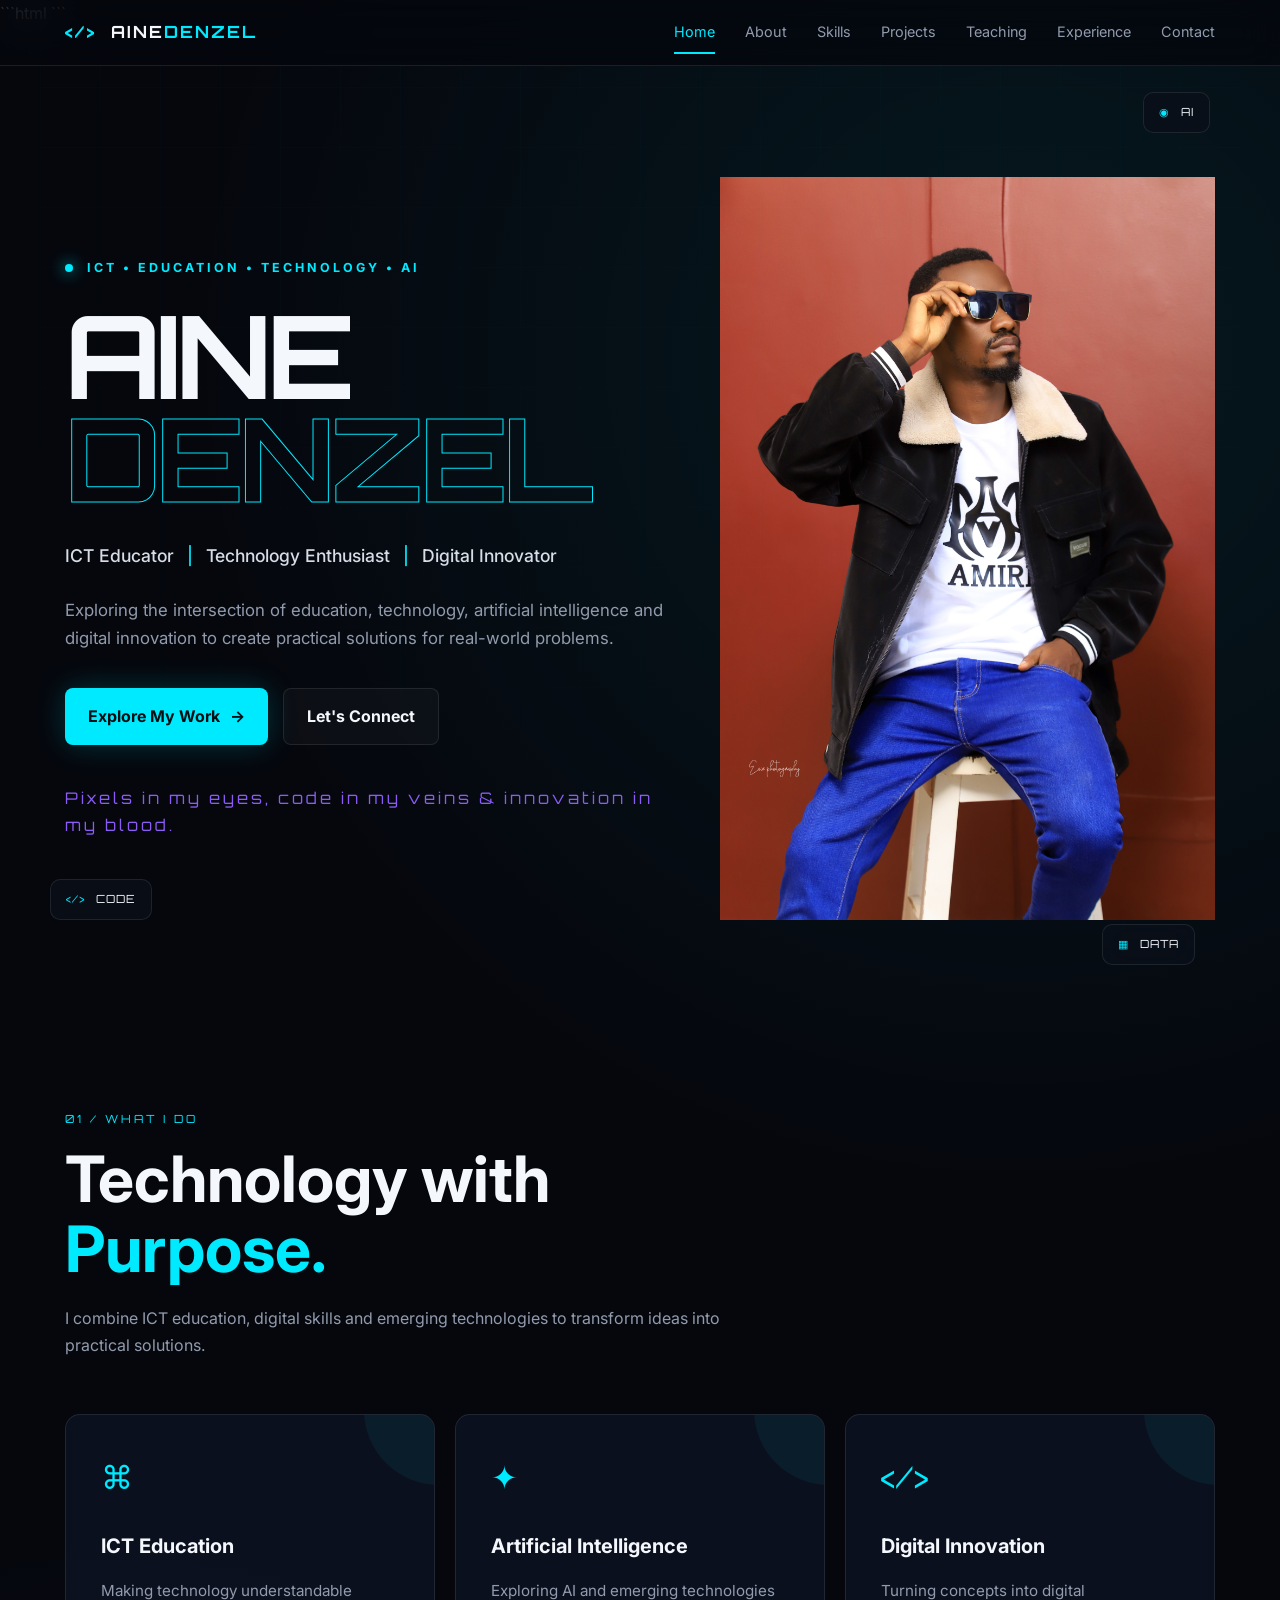
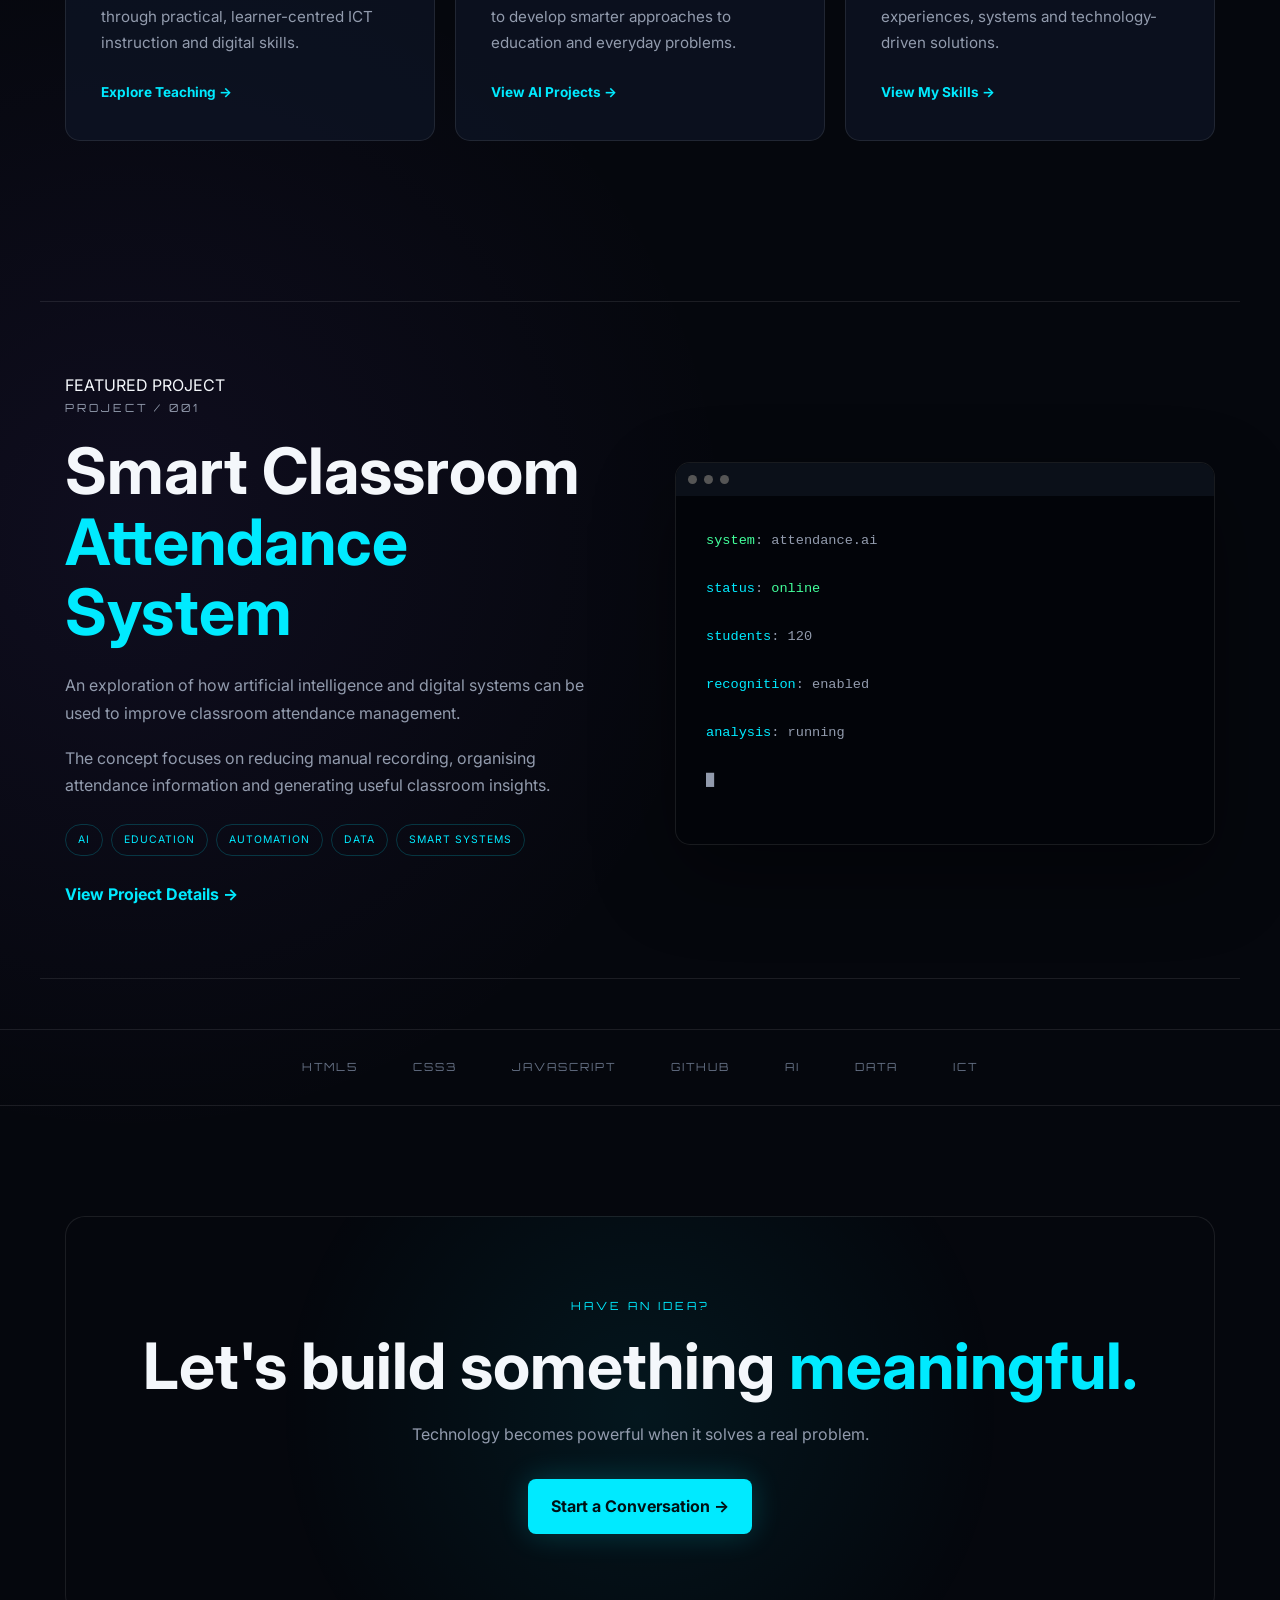
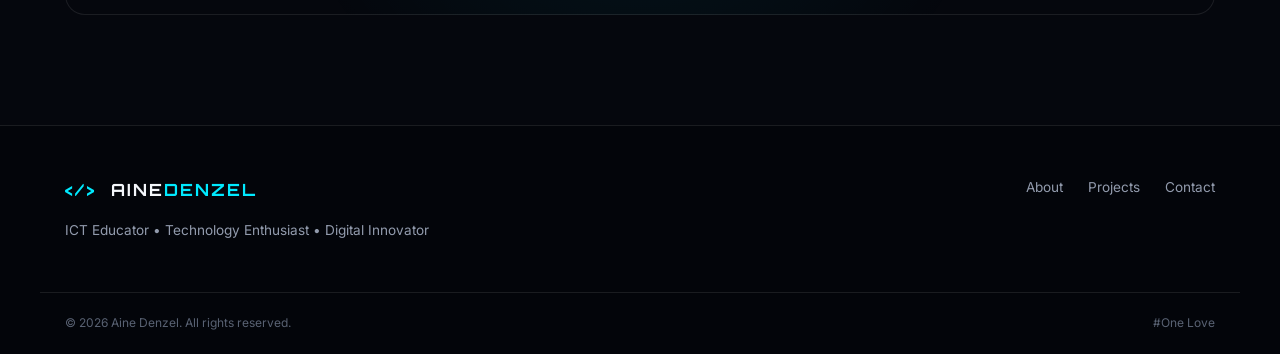
<file: index.html>
<!DOCTYPE html>
<html lang="en">
```html
<head>
    <meta charset="UTF-8">
    <meta name="viewport" content="width=device-width, initial-scale=1.0">
<meta name="google-site-verification" content="mdgf6IaOsTmP7ObEH14UFGZpN8cLnbpBlWkQYGbdBws" />
    <title>Aine Denzel | ICT Educator & Digital Innovator</title>

    <meta name="description"
          content="Aine Denzel — ICT Educator, Technology Enthusiast and Digital Innovator exploring education, technology, artificial intelligence and digital innovation.">

    <meta name="author" content="Aine Denzel">

    <meta name="keywords"
          content="Aine Denzel, Aine Denzel Uganda, ICT Educator, ICT Teacher, Technology Enthusiast, Digital Innovator, Artificial Intelligence, ICT Education, Uganda">

    <!-- Search engines -->
    <meta name="robots" content="index, follow">

    <!-- Open Graph / Social Sharing -->
    <meta property="og:title"
          content="Aine Denzel | ICT Educator & Digital Innovator">

    <meta property="og:description"
          content="ICT Educator, Technology Enthusiast and Digital Innovator exploring education, technology, AI and digital innovation.">

    <meta property="og:type" content="website">

    <meta property="og:url"
          content="https://aine-denzel.github.io/">

    <meta property="og:image"
          content="https://aine-denzel.github.io/images/profile.jpg">

    <!-- Person / Social Profile Identity -->
  <script type="application/ld+json">
{
  "@context": "https://schema.org",
  "@type": "Person",
  "name": "Aine Denzel",
  "url": "https://aine-denzel.github.io/",
  "image": "https://aine-denzel.github.io/images/profile.jpg",
  "jobTitle": "ICT Educator",
  "description": "ICT Educator, Technology Enthusiast and Digital Innovator.",
  "sameAs": [
    "https://www.facebook.com/aine.denziine",
    "https://www.instagram.com/denzeliny/",
    "https://x.com/denzel_iny",
    "https://www.linkedin.com/in/denzelaine/",
    "https://github.com/Aine-Denzel"
  ]
}
</script>

    <link rel="stylesheet" href="css/style.css">

    <link rel="preconnect" href="https://fonts.googleapis.com">
    <link rel="preconnect" href="https://fonts.gstatic.com" crossorigin>

    <link href="https://fonts.googleapis.com/css2?family=Inter:wght@400;500;600;700;800&family=Orbitron:wght@500;600;700;800&display=swap"
          rel="stylesheet">
</head>
```

<body>

<!-- ================= NAVIGATION ================= -->

<header class="navbar">

    <div class="nav-container">

        <a href="index.html" class="logo">
            <span class="logo-symbol">&lt;/&gt;</span>
            AINE<span>DENZEL</span>
        </a>

        <button class="menu-toggle" id="menuToggle">
            ☰
        </button>

        <nav id="navMenu">

            <a href="index.html" class="active">Home</a>
            <a href="about.html">About</a>
            <a href="skills.html">Skills</a>
            <a href="projects.html">Projects</a>
            <a href="teaching.html">Teaching</a>
            <a href="experience.html">Experience</a>
            <a href="contact.html">Contact</a>

        </nav>

    </div>

</header>


<!-- ================= HERO ================= -->

<main>

<section class="hero">

    <div class="hero-grid"></div>

    <div class="hero-content">

        <p class="eyebrow">
            <span class="status-dot"></span>
            ICT • EDUCATION • TECHNOLOGY • AI
        </p>

        <h1>
            AINE
            <span>DENZEL</span>
        </h1>

        <h2>
            ICT Educator
            <span>|</span>
            Technology Enthusiast
            <span>|</span>
            Digital Innovator
        </h2>

        <p class="hero-description">
            Exploring the intersection of education, technology,
            artificial intelligence and digital innovation to create
            practical solutions for real-world problems.
        </p>

        <div class="hero-buttons">

            <a href="projects.html" class="btn btn-primary">
                Explore My Work
                <span>→</span>
            </a>

            <a href="contact.html" class="btn btn-outline">
                Let's Connect
            </a>

        </div>

        <div class="hero-signature">
            Pixels in my eyes, code in my veins & innovation in my blood.
        </div>

    </div>
<div class="profile-placeholder">

<img src="images/profile.jpg" alt="Aine Denzel">   

</div>

        <div class="floating-card card-ai">
            <span>◉</span>
            AI
        </div>

        <div class="floating-card card-code">
            <span>&lt;/&gt;</span>
            CODE
        </div>

        <div class="floating-card card-data">
            <span>▦</span>
            DATA
        </div>

    </div>

</section>


<!-- ================= INTRO ================= -->

<section class="section">

    <div class="section-heading">

        <p class="section-label">01 / WHAT I DO</p>

        <h2>
            Technology with
            <span>Purpose.</span>
        </h2>

        <p>
            I combine ICT education, digital skills and emerging
            technologies to transform ideas into practical solutions.
        </p>

    </div>


    <div class="feature-grid">

        <article class="feature-card">

            <div class="feature-icon">⌘</div>

            <h3>ICT Education</h3>

            <p>
                Making technology understandable through practical,
                learner-centred ICT instruction and digital skills.
            </p>

            <a href="teaching.html">
                Explore Teaching →
            </a>

        </article>


        <article class="feature-card">

            <div class="feature-icon">✦</div>

            <h3>Artificial Intelligence</h3>

            <p>
                Exploring AI and emerging technologies to develop
                smarter approaches to education and everyday problems.
            </p>

            <a href="projects.html">
                View AI Projects →
            </a>

        </article>


        <article class="feature-card">

            <div class="feature-icon">&lt;/&gt;</div>

            <h3>Digital Innovation</h3>

            <p>
                Turning concepts into digital experiences, systems
                and technology-driven solutions.
            </p>

            <a href="skills.html">
                View My Skills →
            </a>

        </article>

    </div>

</section>


<!-- ================= FEATURED PROJECT ================= -->

<section class="featured-project section">

    <div class="project-label">
        FEATURED PROJECT
    </div>

    <div class="featured-content">

        <div>

            <p class="section-label">PROJECT / 001</p>

            <h2>
                Smart Classroom
                <span>Attendance System</span>
            </h2>

            <p>
                An exploration of how artificial intelligence and
                digital systems can be used to improve classroom
                attendance management.
            </p>

            <p>
                The concept focuses on reducing manual recording,
                organising attendance information and generating
                useful classroom insights.
            </p>

            <div class="tags">

                <span>AI</span>
                <span>EDUCATION</span>
                <span>AUTOMATION</span>
                <span>DATA</span>
                <span>SMART SYSTEMS</span>

            </div>

            <a href="projects.html" class="text-link">
                View Project Details →
            </a>

        </div>


        <div class="project-visual">

            <div class="terminal">

                <div class="terminal-top">

                    <span></span>
                    <span></span>
                    <span></span>

                </div>

                <div class="terminal-body">

                    <p>
                        <span class="green">system</span>:
                        attendance.ai
                    </p>

                    <p>
                        <span class="blue">status</span>:
                        <span class="green">online</span>
                    </p>

                    <p>
                        <span class="blue">students</span>:
                        120
                    </p>

                    <p>
                        <span class="blue">recognition</span>:
                        enabled
                    </p>

                    <p>
                        <span class="blue">analysis</span>:
                        running
                    </p>

                    <p class="cursor">
                        █
                    </p>

                </div>

            </div>

        </div>

    </div>

</section>


<!-- ================= TECHNOLOGY STRIP ================= -->

<section class="tech-strip">

    <div>HTML5</div>
    <div>CSS3</div>
    <div>JAVASCRIPT</div>
    <div>GITHUB</div>
    <div>AI</div>
    <div>DATA</div>
    <div>ICT</div>

</section>


<!-- ================= CTA ================= -->

<section class="cta section">

    <div class="cta-box">

        <p class="section-label">
            HAVE AN IDEA?
        </p>

        <h2>
            Let's build something
            <span>meaningful.</span>
        </h2>

        <p>
            Technology becomes powerful when it solves a real problem.
        </p>

        <a href="contact.html" class="btn btn-primary">
            Start a Conversation →
        </a>

    </div>

</section>

</main>


<!-- ================= FOOTER ================= -->

<footer>

    <div class="footer-content">

        <div>

            <a href="index.html" class="logo">
                <span class="logo-symbol">&lt;/&gt;</span>
                AINE<span>DENZEL</span>
            </a>

            <p>
                ICT Educator • Technology Enthusiast • Digital Innovator
            </p>

        </div>


        <div class="footer-links">

            <a href="about.html">About</a>
            <a href="projects.html">Projects</a>
            <a href="contact.html">Contact</a>

        </div>

    </div>


    <div class="footer-bottom">

        <span>
            © 2026 Aine Denzel. All rights reserved.
        </span>

        <span>
            #One Love
        </span>

    </div>

</footer>


<script src="js/script.js"></script>

</body>
</html>
</file>
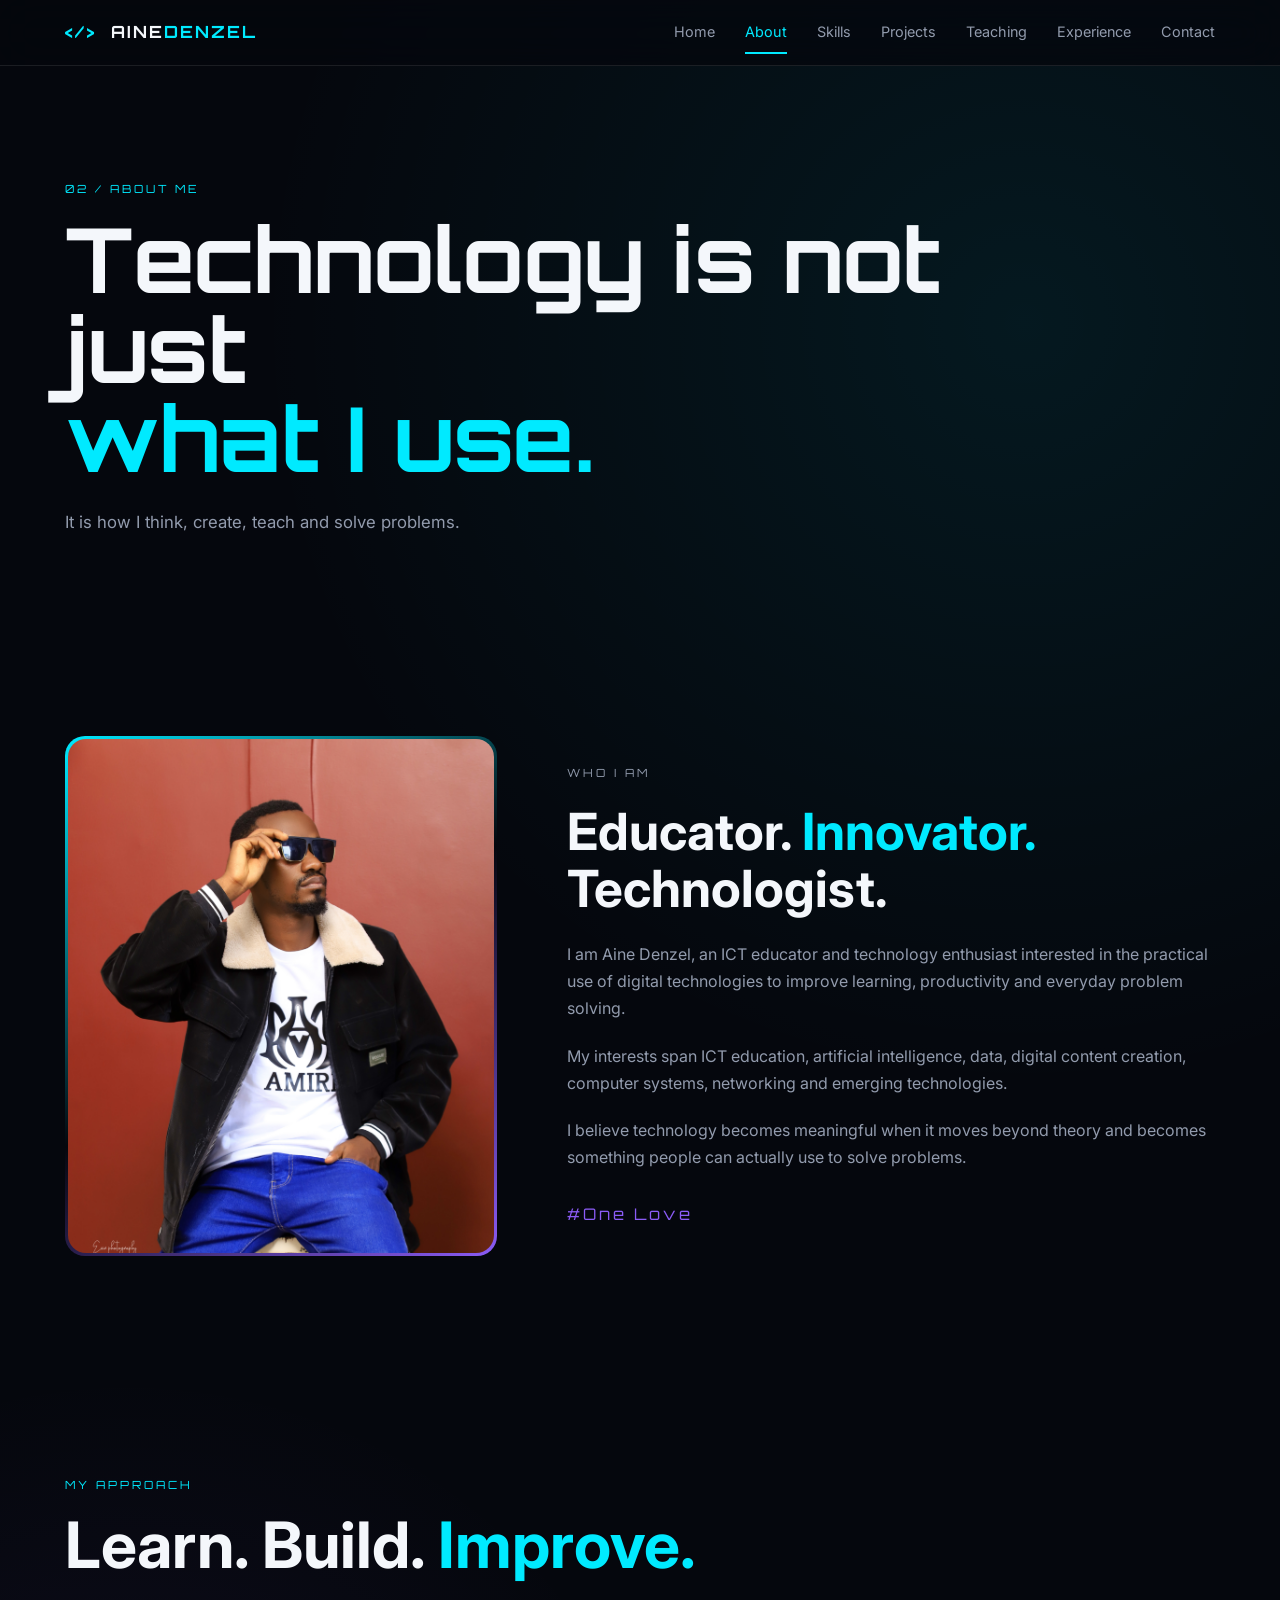
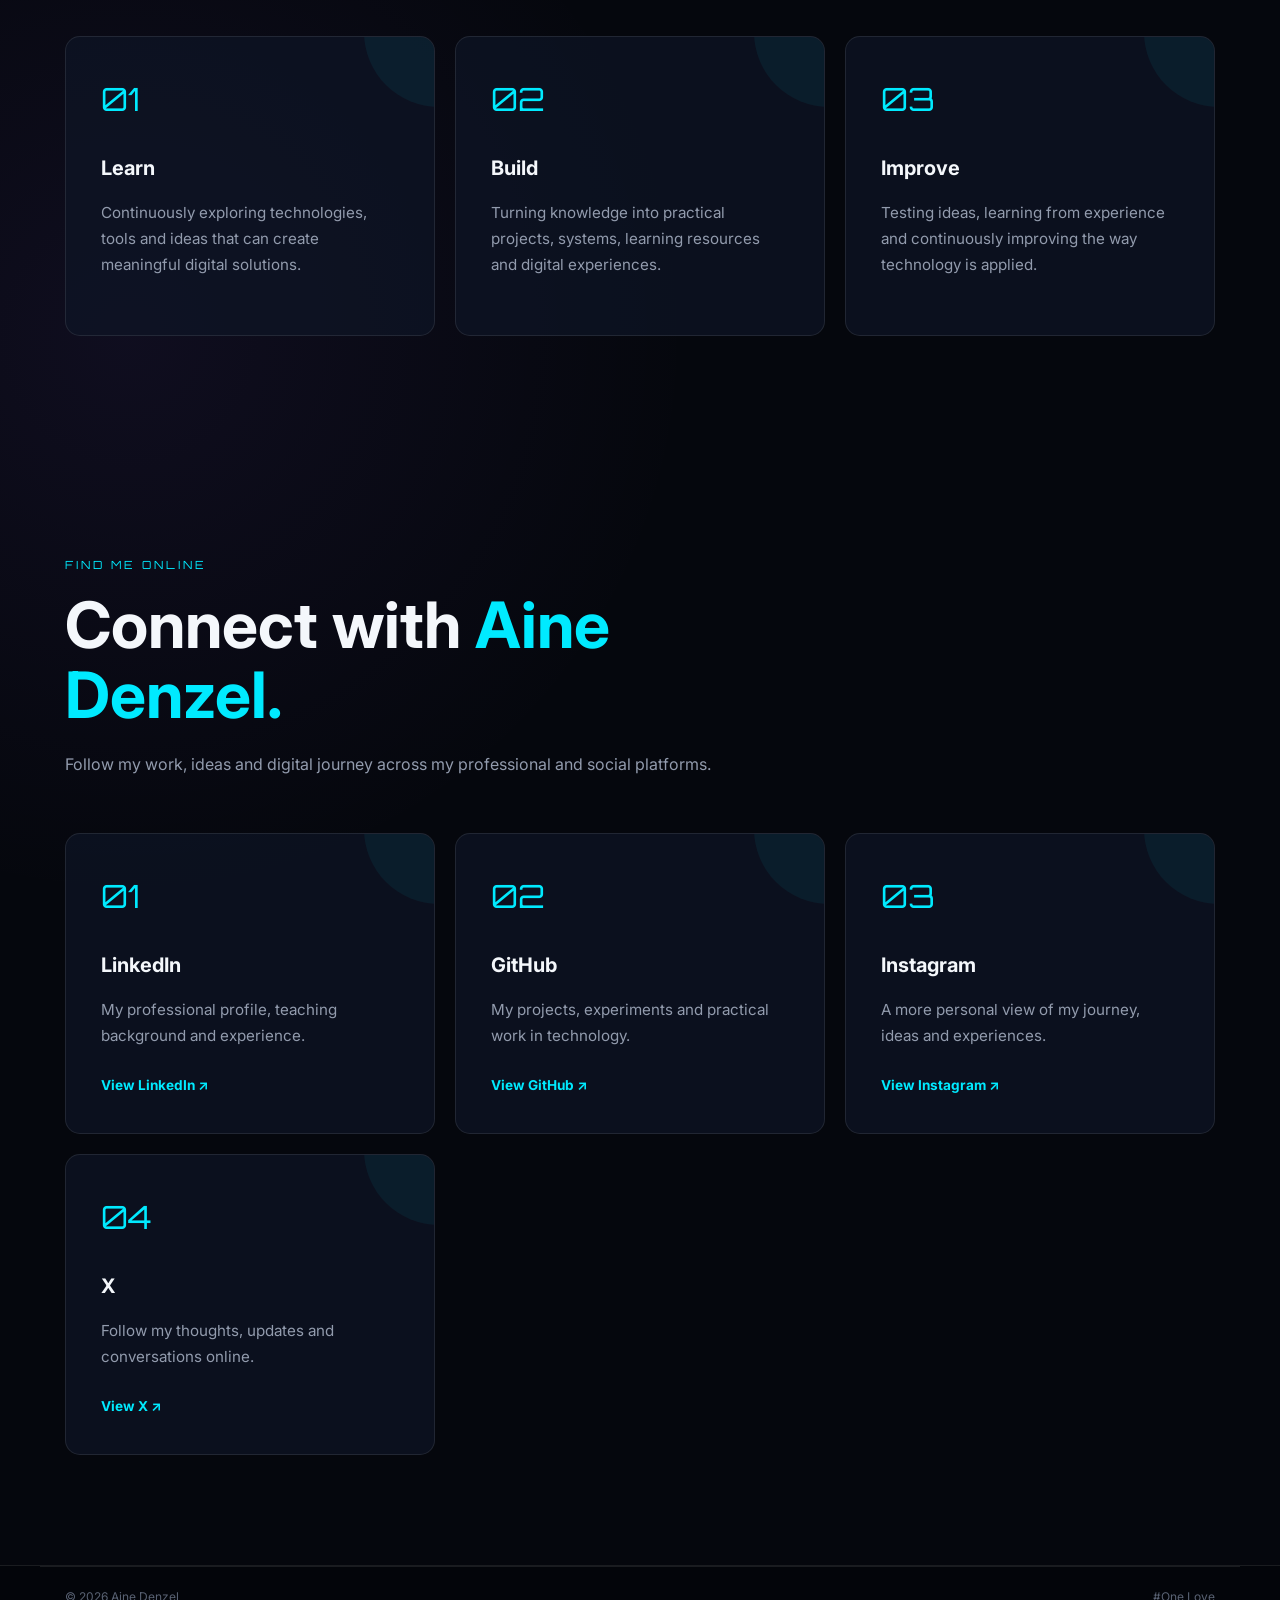
<file: about.html>
<!DOCTYPE html>
<html lang="en">

<head>

    <meta charset="UTF-8">
    <meta name="viewport" content="width=device-width, initial-scale=1.0">

    <title>About Aine Denzel | ICT Educator & Digital Innovator</title>

    <meta name="description"
          content="Learn about Aine Denzel, an ICT Educator, Technology Enthusiast and Digital Innovator exploring ICT education, artificial intelligence, digital technologies and practical technology solutions in Uganda.">

    <meta name="author" content="Aine Denzel">

    <link rel="canonical" href="https://aine-denzel.github.io/about.html">

    <!-- Open Graph -->
    <meta property="og:title"
          content="About Aine Denzel | ICT Educator & Digital Innovator">

    <meta property="og:description"
          content="Learn about Aine Denzel, an ICT Educator, Technology Enthusiast and Digital Innovator exploring ICT education, artificial intelligence and digital innovation.">

    <meta property="og:type" content="profile">

    <meta property="og:url"
          content="https://aine-denzel.github.io/about.html">

    <meta property="og:image"
          content="https://aine-denzel.github.io/images/profile.jpg">

    <meta property="og:image:alt"
          content="Aine Denzel">

    <!-- Professional identity -->
    <meta property="profile:first_name" content="Aine">
    <meta property="profile:last_name" content="Denzel">

    <!-- Fonts -->
    <link rel="stylesheet" href="css/style.css">

    <link rel="preconnect" href="https://fonts.googleapis.com">
    <link rel="preconnect" href="https://fonts.gstatic.com" crossorigin>

    <link href="https://fonts.googleapis.com/css2?family=Inter:wght@400;500;600;700;800&family=Orbitron:wght@500;600;700;800&display=swap"
          rel="stylesheet">

</head>

<body>

<header class="navbar">

    <div class="nav-container">

        <a href="index.html" class="logo">
            <span class="logo-symbol">&lt;/&gt;</span>
            AINE<span>DENZEL</span>
        </a>

        <button class="menu-toggle" id="menuToggle">☰</button>

        <nav id="navMenu">

            <a href="index.html">Home</a>
            <a href="about.html" class="active">About</a>
            <a href="skills.html">Skills</a>
            <a href="projects.html">Projects</a>
            <a href="teaching.html">Teaching</a>
            <a href="experience.html">Experience</a>
            <a href="contact.html">Contact</a>

        </nav>

    </div>

</header>


<main>

<section class="page-hero">

    <p class="section-label">02 / ABOUT ME</p>

    <h1>
        Technology is not just
        <span>what I use.</span>
    </h1>

    <p>
        It is how I think, create, teach and solve problems.
    </p>

</section>


<section class="section">

    <div class="about-grid">

        <div class="about-image">

<img src="images/profile.jpg" alt="Aine Denzel">

        </div>


        <div class="about-content">

            <p class="section-label">WHO I AM</p>

            <h2>
                Educator.
                <span>Innovator.</span>
                Technologist.
            </h2>

            <p>
                I am Aine Denzel, an ICT educator and technology
                enthusiast interested in the practical use of digital
                technologies to improve learning, productivity and
                everyday problem solving.
            </p>

            <p>
                My interests span ICT education, artificial intelligence,
                data, digital content creation, computer systems,
                networking and emerging technologies.
            </p>

            <p>
                I believe technology becomes meaningful when it moves
                beyond theory and becomes something people can actually
                use to solve problems.
            </p>

            <div class="signature">
                #One Love
            </div>

        </div>

    </div>

</section>


<section class="section">

    <div class="section-heading">

        <p class="section-label">MY APPROACH</p>

        <h2>
            Learn.
            Build.
            <span>Improve.</span>
        </h2>

    </div>


    <div class="feature-grid">

        <article class="feature-card">

            <div class="feature-icon">01</div>

            <h3>Learn</h3>

            <p>
                Continuously exploring technologies, tools and ideas
                that can create meaningful digital solutions.
            </p>

        </article>


        <article class="feature-card">

            <div class="feature-icon">02</div>

            <h3>Build</h3>

            <p>
                Turning knowledge into practical projects, systems,
                learning resources and digital experiences.
            </p>

        </article>


        <article class="feature-card">

            <div class="feature-icon">03</div>

            <h3>Improve</h3>

            <p>
                Testing ideas, learning from experience and continuously
                improving the way technology is applied.
            </p>

        </article>

    </div>

</section>
    
<section class="section">

    <div class="section-heading">

        <p class="section-label">FIND ME ONLINE</p>

        <h2>
            Connect with
            <span>Aine Denzel.</span>
        </h2>

        <p>
            Follow my work, ideas and digital journey across my professional
            and social platforms.
        </p>

    </div>


    <div class="feature-grid">

        <article class="feature-card">

            <div class="feature-icon">01</div>

            <h3>LinkedIn</h3>

            <p>
                My professional profile, teaching background and experience.
            </p>

            <a href="https://www.linkedin.com/in/denzelaine/"
               target="_blank"
               rel="noopener noreferrer">
                View LinkedIn ↗
            </a>

        </article>


        <article class="feature-card">

            <div class="feature-icon">02</div>

            <h3>GitHub</h3>

            <p>
                My projects, experiments and practical work in technology.
            </p>

            <a href="https://github.com/Aine-Denzel"
               target="_blank"
               rel="noopener noreferrer">
                View GitHub ↗
            </a>

        </article>


        <article class="feature-card">

            <div class="feature-icon">03</div>

            <h3>Instagram</h3>

            <p>
                A more personal view of my journey, ideas and experiences.
            </p>

            <a href="https://www.instagram.com/denzeliny/"
               target="_blank"
               rel="noopener noreferrer">
                View Instagram ↗
            </a>

        </article>


        <article class="feature-card">

            <div class="feature-icon">04</div>

            <h3>X</h3>

            <p>
                Follow my thoughts, updates and conversations online.
            </p>

            <a href="https://x.com/denzel_iny"
               target="_blank"
               rel="noopener noreferrer">
                View X ↗
            </a>

        </article>

    </div>

</section>

</main>


<footer>

    <div class="footer-bottom">

        <span>© 2026 Aine Denzel</span>

        <span>#One Love</span>

    </div>

</footer>


<script src="js/script.js"></script>

</body>
</html>
</file>
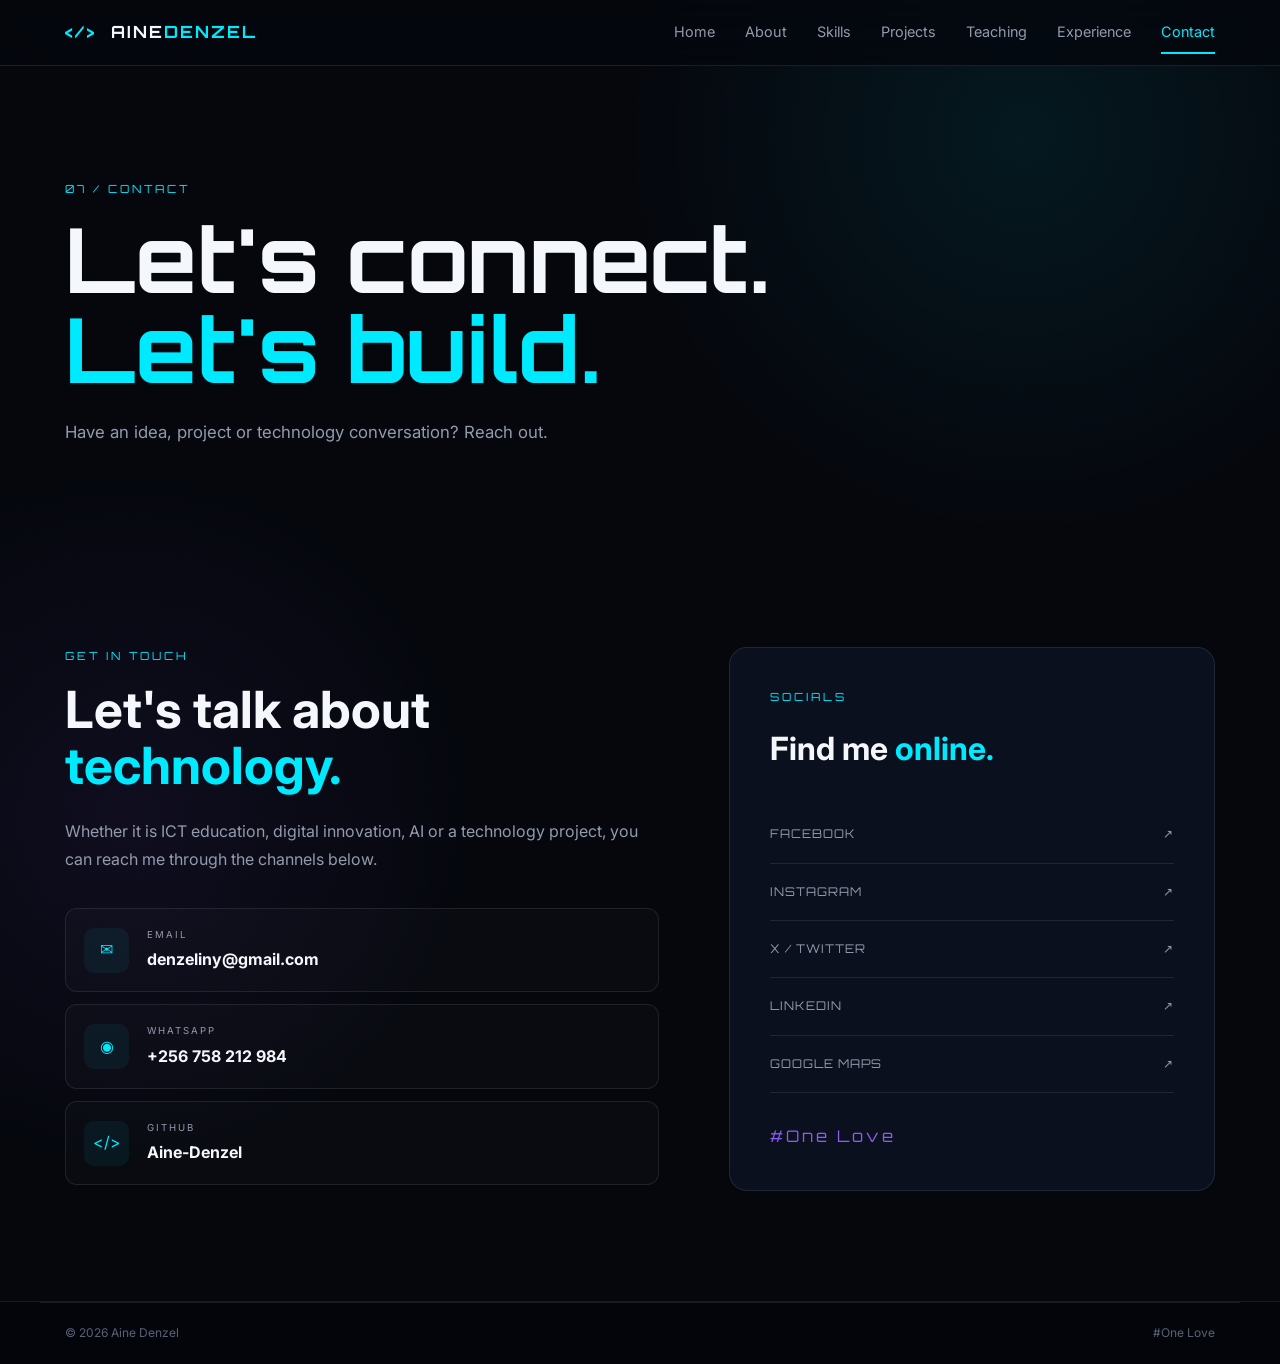
<file: contact.html>
<!DOCTYPE html>
<html lang="en">

<head>

<meta charset="UTF-8">
<meta name="viewport" content="width=device-width, initial-scale=1.0">

<title>Contact | Aine Denzel</title>

<link rel="stylesheet" href="css/style.css">

<link href="https://fonts.googleapis.com/css2?family=Inter:wght@400;500;600;700;800&family=Orbitron:wght@500;600;700;800&display=swap"
rel="stylesheet">

</head>

<body>

<header class="navbar">

<div class="nav-container">

<a href="index.html" class="logo">
<span class="logo-symbol">&lt;/&gt;</span>
AINE<span>DENZEL</span>
</a>

<button class="menu-toggle" id="menuToggle">☰</button>

<nav id="navMenu">

<a href="index.html">Home</a>
<a href="about.html">About</a>
<a href="skills.html">Skills</a>
<a href="projects.html">Projects</a>
<a href="teaching.html">Teaching</a>
<a href="experience.html">Experience</a>
<a href="contact.html" class="active">Contact</a>

</nav>

</div>

</header>


<main>

<section class="page-hero">

<p class="section-label">07 / CONTACT</p>

<h1>
Let's connect.
<span>Let's build.</span>
</h1>

<p>
Have an idea, project or technology conversation?
Reach out.
</p>

</section>


<section class="section">

<div class="contact-grid">


<div>

<p class="section-label">GET IN TOUCH</p>

<h2>
Let's talk about
<span>technology.</span>
</h2>

<p class="contact-intro">
Whether it is ICT education, digital innovation, AI or a technology
project, you can reach me through the channels below.
</p>


<div class="contact-list">


<a href="mailto:denzeliny@gmail.com" class="contact-item">

<span class="contact-icon">✉</span>

<div>

<small>EMAIL</small>

<strong>denzeliny@gmail.com</strong>

</div>

</a>


<a href="https://wa.me/256758212984"
   target="_blank"
   class="contact-item">

<span class="contact-icon">◉</span>

<div>

<small>WHATSAPP</small>

<strong>+256 758 212 984</strong>

</div>

</a>


<a href="https://github.com/Aine-Denzel"
   target="_blank"
   class="contact-item">

<span class="contact-icon">&lt;/&gt;</span>

<div>

<small>GITHUB</small>

<strong>Aine-Denzel</strong>

</div>

</a>


</div>

</div>


<div class="social-panel">

<p class="section-label">SOCIALS</p>

<h3>
Find me
<span>online.</span>
</h3>


<div class="social-links">

<a href="https://www.facebook.com/aine.denziine"
   target="_blank"
   rel="noopener noreferrer">
    <span>FACEBOOK</span>
    <span>↗</span>
</a>


<a href="https://www.instagram.com/denzeliny/"
   target="_blank"
   rel="noopener noreferrer">
    <span>INSTAGRAM</span>
    <span>↗</span>
</a>


<a href="https://x.com/denzel_iny"
   target="_blank"
   rel="noopener noreferrer">
    <span>X / TWITTER</span>
    <span>↗</span>
</a>

<a href="https://www.linkedin.com/in/denzelaine/"
   target="_blank"
   rel="noopener noreferrer">
    <span>LINKEDIN</span>
    <span>↗</span>
</a> 
<a href="https://maps.app.goo.gl/pMx2MbvtqSXkCsEUA"
   target="_blank"
   rel="noopener noreferrer">
    <span>GOOGLE MAPS</span>
    <span>↗</span>
</a>   
</div>


<div class="signature">
#One Love
</div>

</div>

</div>

</section>

</main>


<footer>

<div class="footer-bottom">

<span>© 2026 Aine Denzel</span>

<span>#One Love</span>

</div>

</footer>


<script src="js/script.js"></script>

</body>
</html>
</file>
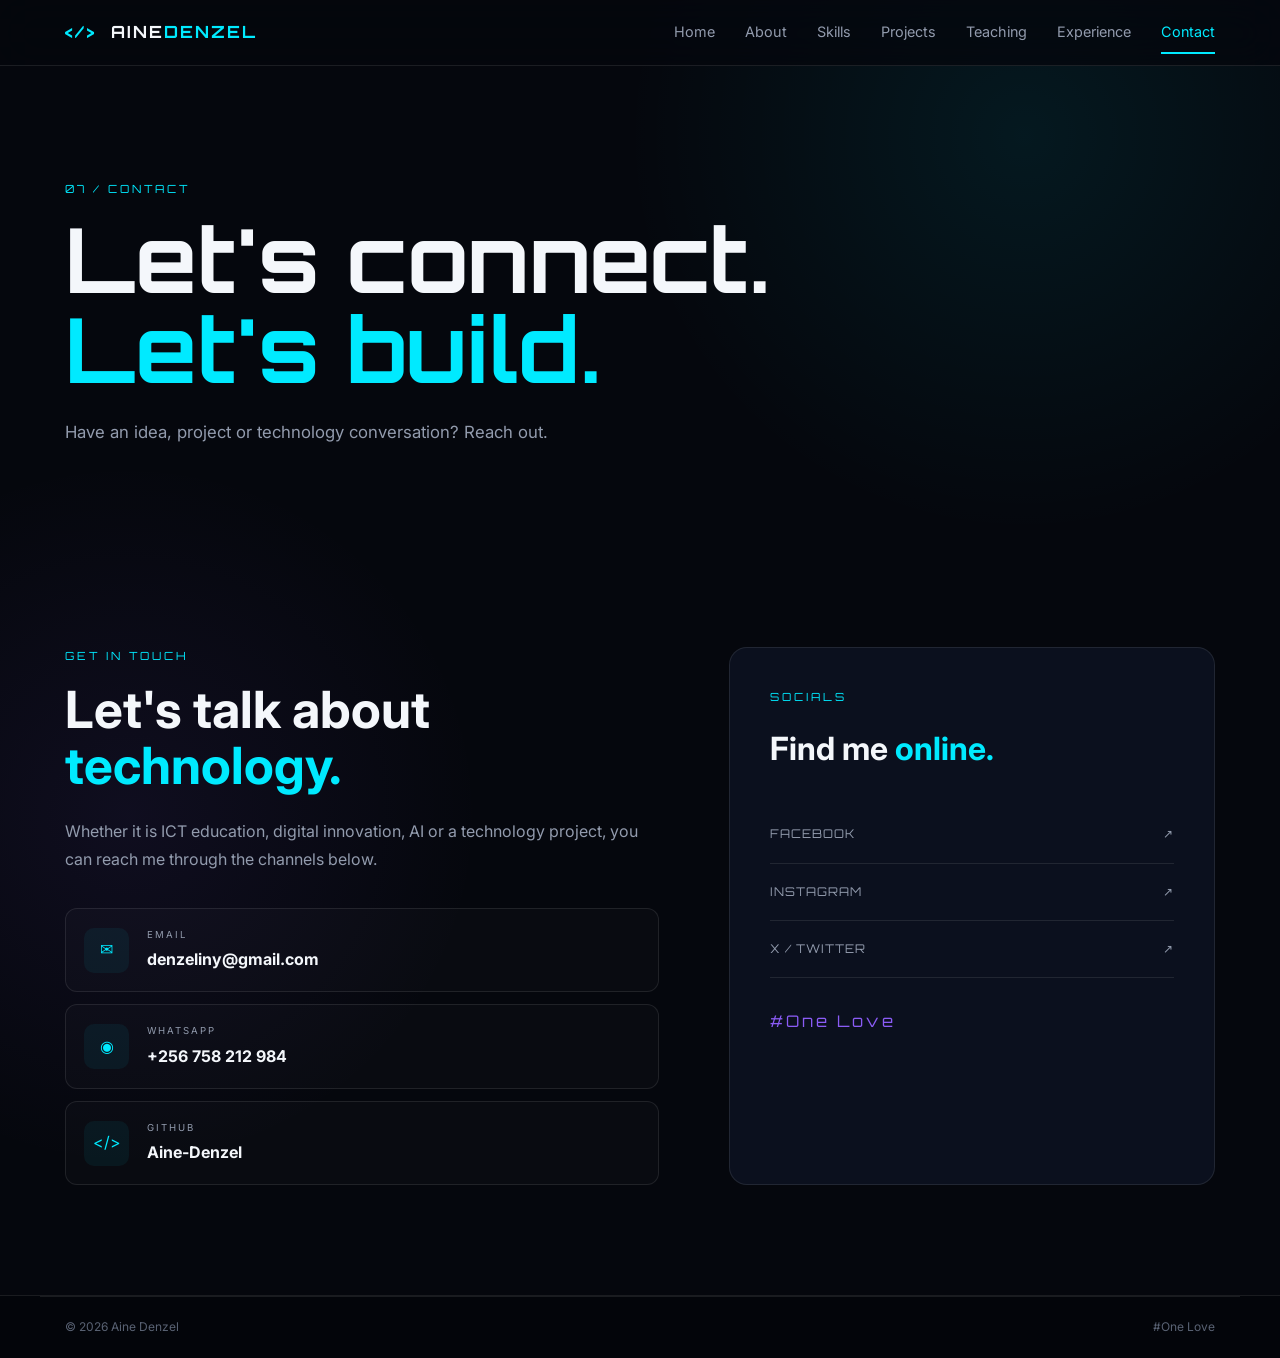
<file: Contacts.html>
<!DOCTYPE html>
<html lang="en">

<head>

<meta charset="UTF-8">
<meta name="viewport" content="width=device-width, initial-scale=1.0">

<title>Contact | Aine Denzel</title>

<link rel="stylesheet" href="css/style.css">

<link href="https://fonts.googleapis.com/css2?family=Inter:wght@400;500;600;700;800&family=Orbitron:wght@500;600;700;800&display=swap"
rel="stylesheet">

</head>

<body>

<header class="navbar">

<div class="nav-container">

<a href="index.html" class="logo">
<span class="logo-symbol">&lt;/&gt;</span>
AINE<span>DENZEL</span>
</a>

<button class="menu-toggle" id="menuToggle">☰</button>

<nav id="navMenu">

<a href="index.html">Home</a>
<a href="about.html">About</a>
<a href="skills.html">Skills</a>
<a href="projects.html">Projects</a>
<a href="teaching.html">Teaching</a>
<a href="experience.html">Experience</a>
<a href="contact.html" class="active">Contact</a>

</nav>

</div>

</header>


<main>

<section class="page-hero">

<p class="section-label">07 / CONTACT</p>

<h1>
Let's connect.
<span>Let's build.</span>
</h1>

<p>
Have an idea, project or technology conversation?
Reach out.
</p>

</section>


<section class="section">

<div class="contact-grid">


<div>

<p class="section-label">GET IN TOUCH</p>

<h2>
Let's talk about
<span>technology.</span>
</h2>

<p class="contact-intro">
Whether it is ICT education, digital innovation, AI or a technology
project, you can reach me through the channels below.
</p>


<div class="contact-list">


<a href="mailto:denzeliny@gmail.com" class="contact-item">

<span class="contact-icon">✉</span>

<div>

<small>EMAIL</small>

<strong>denzeliny@gmail.com</strong>

</div>

</a>


<a href="https://wa.me/256758212984"
   target="_blank"
   class="contact-item">

<span class="contact-icon">◉</span>

<div>

<small>WHATSAPP</small>

<strong>+256 758 212 984</strong>

</div>

</a>


<a href="https://github.com/Aine-Denzel"
   target="_blank"
   class="contact-item">

<span class="contact-icon">&lt;/&gt;</span>

<div>

<small>GITHUB</small>

<strong>Aine-Denzel</strong>

</div>

</a>


</div>

</div>


<div class="social-panel">

<p class="section-label">SOCIALS</p>

<h3>
Find me
<span>online.</span>
</h3>


<div class="social-links">

<a href="https://www.facebook.com/search/top?q=Aine%20Denzel"
   target="_blank">
    FACEBOOK
    <span>↗</span>
</a>


<a href="https://www.instagram.com/explore/search/keyword/?q=Aine%20Denzel"
   target="_blank">
    INSTAGRAM
    <span>↗</span>
</a>


<a href="https://x.com/search?q=Aine%20Denzel&src=typed_query"
   target="_blank">
    X / TWITTER
    <span>↗</span>
</a>

</div>


<div class="signature">
#One Love
</div>

</div>

</div>

</section>

</main>


<footer>

<div class="footer-bottom">

<span>© 2026 Aine Denzel</span>

<span>#One Love</span>

</div>

</footer>


<script src="js/script.js"></script>

</body>
</html>
</file>
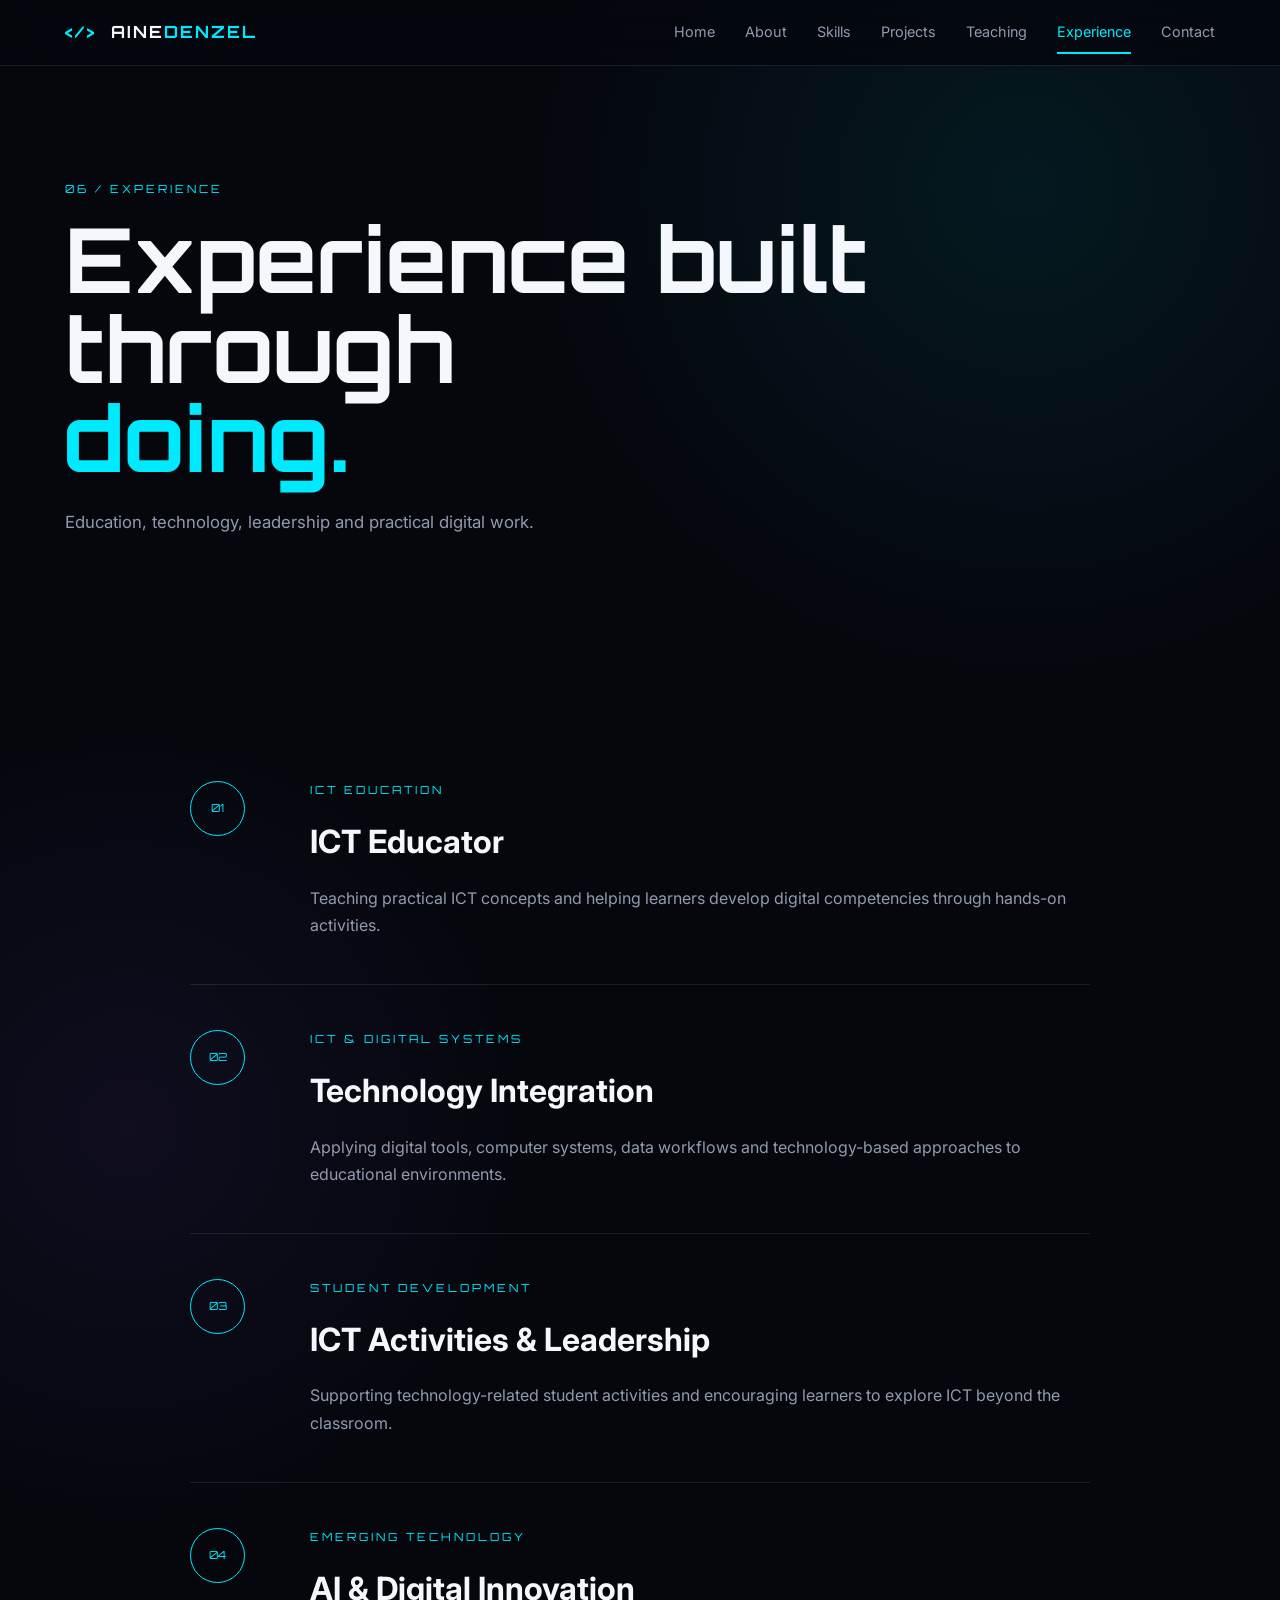
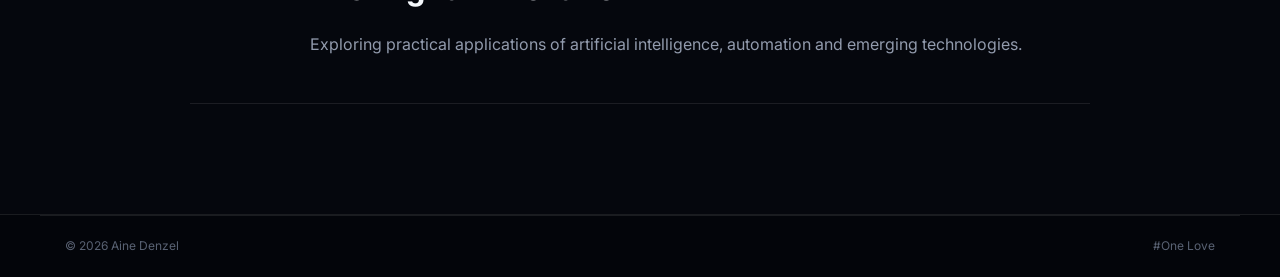
<file: Experience.html>
<!DOCTYPE html>
<html lang="en">

<head>

<meta charset="UTF-8">
<meta name="viewport" content="width=device-width, initial-scale=1.0">

<title>Experience | Aine Denzel</title>

<link rel="stylesheet" href="css/style.css">

<link href="https://fonts.googleapis.com/css2?family=Inter:wght@400;500;600;700;800&family=Orbitron:wght@500;600;700;800&display=swap"
rel="stylesheet">

</head>

<body>

<header class="navbar">

<div class="nav-container">

<a href="index.html" class="logo">
<span class="logo-symbol">&lt;/&gt;</span>
AINE<span>DENZEL</span>
</a>

<button class="menu-toggle" id="menuToggle">☰</button>

<nav id="navMenu">

<a href="index.html">Home</a>
<a href="about.html">About</a>
<a href="skills.html">Skills</a>
<a href="projects.html">Projects</a>
<a href="teaching.html">Teaching</a>
<a href="experience.html" class="active">Experience</a>
<a href="contact.html">Contact</a>

</nav>

</div>

</header>


<main>

<section class="page-hero">

<p class="section-label">06 / EXPERIENCE</p>

<h1>
Experience built through
<span>doing.</span>
</h1>

<p>
Education, technology, leadership and practical digital work.
</p>

</section>


<section class="section">

<div class="timeline">


<div class="timeline-item">

<div class="timeline-number">01</div>

<div>

<p class="section-label">ICT EDUCATION</p>

<h2>ICT Educator</h2>

<p>
Teaching practical ICT concepts and helping learners develop
digital competencies through hands-on activities.
</p>

</div>

</div>


<div class="timeline-item">

<div class="timeline-number">02</div>

<div>

<p class="section-label">ICT & DIGITAL SYSTEMS</p>

<h2>Technology Integration</h2>

<p>
Applying digital tools, computer systems, data workflows and
technology-based approaches to educational environments.
</p>

</div>

</div>


<div class="timeline-item">

<div class="timeline-number">03</div>

<div>

<p class="section-label">STUDENT DEVELOPMENT</p>

<h2>ICT Activities & Leadership</h2>

<p>
Supporting technology-related student activities and encouraging
learners to explore ICT beyond the classroom.
</p>

</div>

</div>


<div class="timeline-item">

<div class="timeline-number">04</div>

<div>

<p class="section-label">EMERGING TECHNOLOGY</p>

<h2>AI & Digital Innovation</h2>

<p>
Exploring practical applications of artificial intelligence,
automation and emerging technologies.
</p>

</div>

</div>


</div>

</section>

</main>


<footer>

<div class="footer-bottom">

<span>© 2026 Aine Denzel</span>

<span>#One Love</span>

</div>

</footer>


<script src="js/script.js"></script>

</body>
</html>
</file>
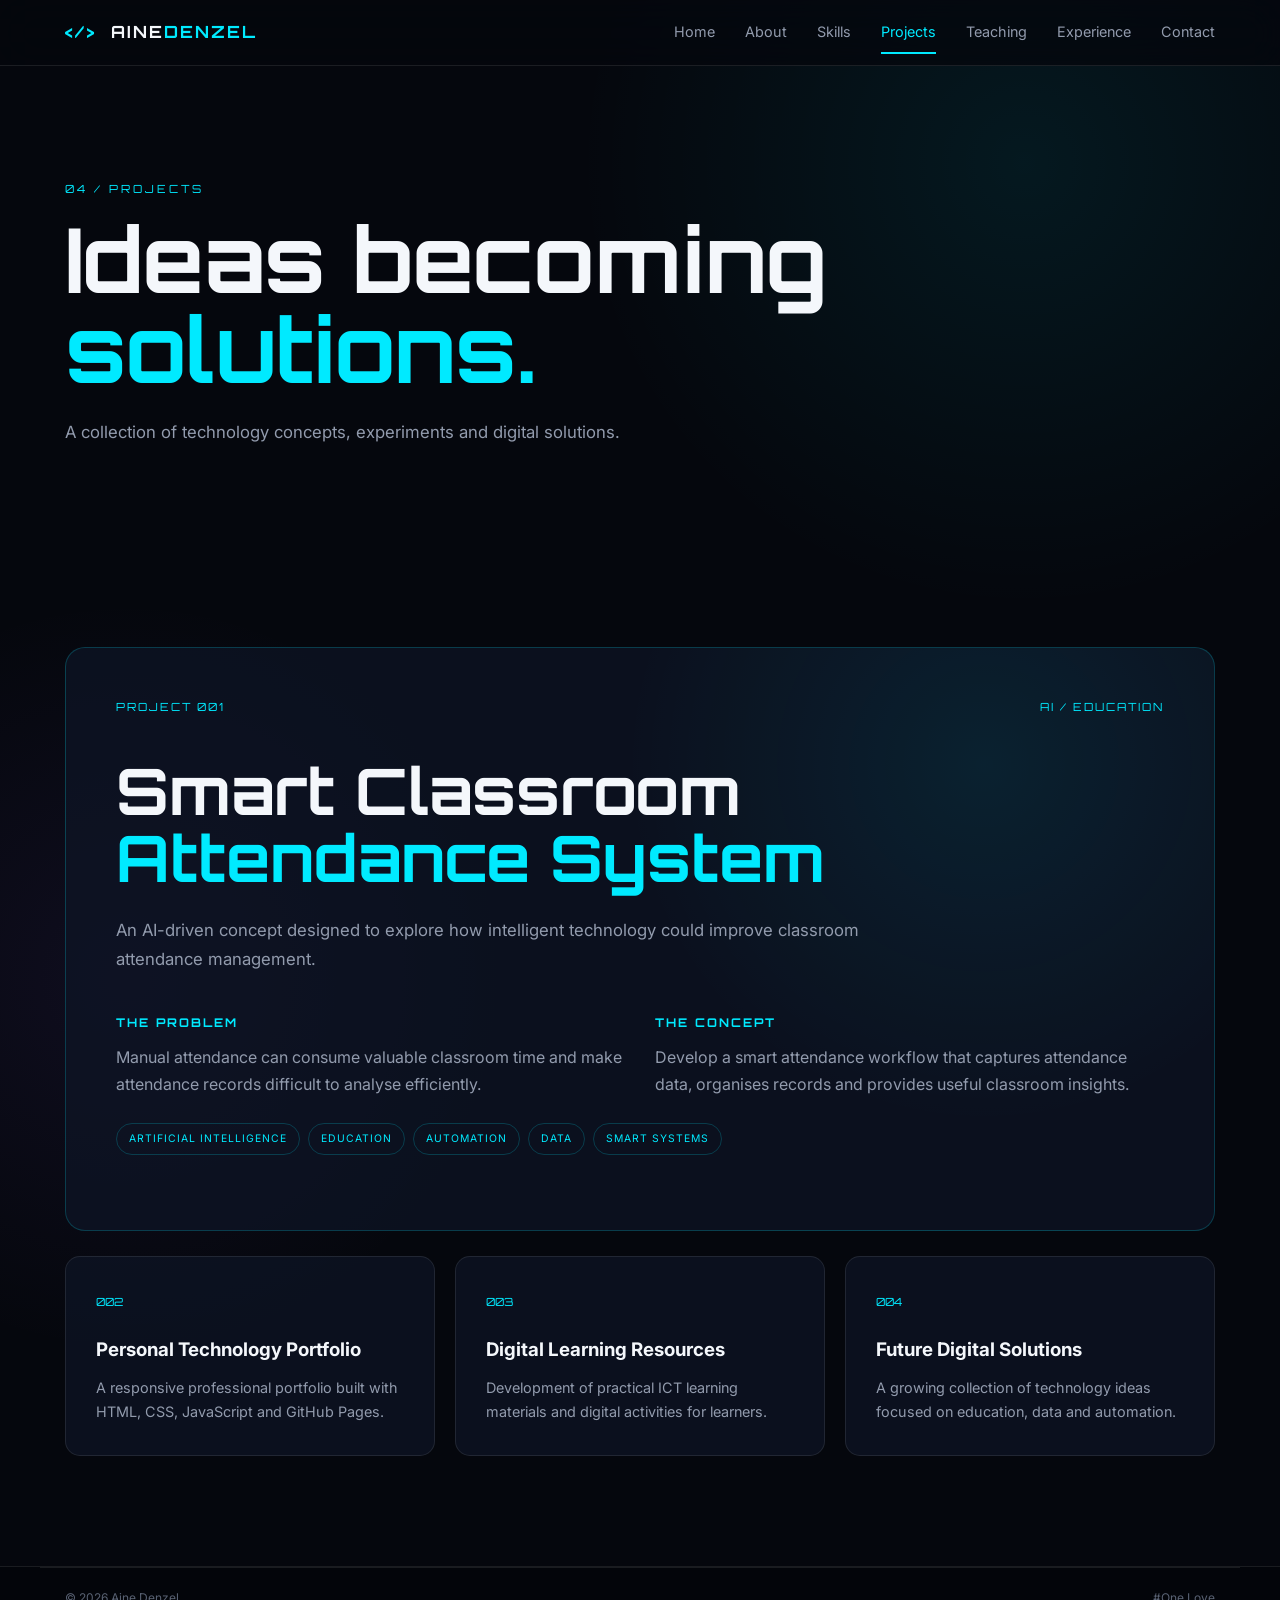
<file: Projects.html>
<!DOCTYPE html>
<html lang="en">

<head>

<meta charset="UTF-8">
<meta name="viewport" content="width=device-width, initial-scale=1.0">

<title>Projects | Aine Denzel</title>

<link rel="stylesheet" href="css/style.css">

<link href="https://fonts.googleapis.com/css2?family=Inter:wght@400;500;600;700;800&family=Orbitron:wght@500;600;700;800&display=swap"
rel="stylesheet">

</head>

<body>

<header class="navbar">

<div class="nav-container">

<a href="index.html" class="logo">
<span class="logo-symbol">&lt;/&gt;</span>
AINE<span>DENZEL</span>
</a>

<button class="menu-toggle" id="menuToggle">☰</button>

<nav id="navMenu">

<a href="index.html">Home</a>
<a href="about.html">About</a>
<a href="skills.html">Skills</a>
<a href="projects.html" class="active">Projects</a>
<a href="teaching.html">Teaching</a>
<a href="experience.html">Experience</a>
<a href="contact.html">Contact</a>

</nav>

</div>

</header>


<main>

<section class="page-hero">

<p class="section-label">04 / PROJECTS</p>

<h1>
Ideas becoming
<span>solutions.</span>
</h1>

<p>
A collection of technology concepts, experiments and digital
solutions.
</p>

</section>


<section class="section">


<div class="project-card-large">

<div class="project-top">

<span>PROJECT 001</span>

<span>AI / EDUCATION</span>

</div>


<h2>
Smart Classroom
<span>Attendance System</span>
</h2>


<p>
An AI-driven concept designed to explore how intelligent technology
could improve classroom attendance management.
</p>


<div class="project-columns">

<div>

<h3>THE PROBLEM</h3>

<p>
Manual attendance can consume valuable classroom time and make
attendance records difficult to analyse efficiently.
</p>

</div>


<div>

<h3>THE CONCEPT</h3>

<p>
Develop a smart attendance workflow that captures attendance data,
organises records and provides useful classroom insights.
</p>

</div>

</div>


<div class="tags">

<span>ARTIFICIAL INTELLIGENCE</span>
<span>EDUCATION</span>
<span>AUTOMATION</span>
<span>DATA</span>
<span>SMART SYSTEMS</span>

</div>

</div>


<div class="project-list">


<article class="mini-project">

<span>002</span>

<h3>Personal Technology Portfolio</h3>

<p>
A responsive professional portfolio built with HTML, CSS,
JavaScript and GitHub Pages.
</p>

</article>


<article class="mini-project">

<span>003</span>

<h3>Digital Learning Resources</h3>

<p>
Development of practical ICT learning materials and digital
activities for learners.
</p>

</article>


<article class="mini-project">

<span>004</span>

<h3>Future Digital Solutions</h3>

<p>
A growing collection of technology ideas focused on education,
data and automation.
</p>

</article>

</div>

</section>

</main>


<footer>

<div class="footer-bottom">

<span>© 2026 Aine Denzel</span>

<span>#One Love</span>

</div>

</footer>


<script src="js/script.js"></script>

</body>
</html>
</file>
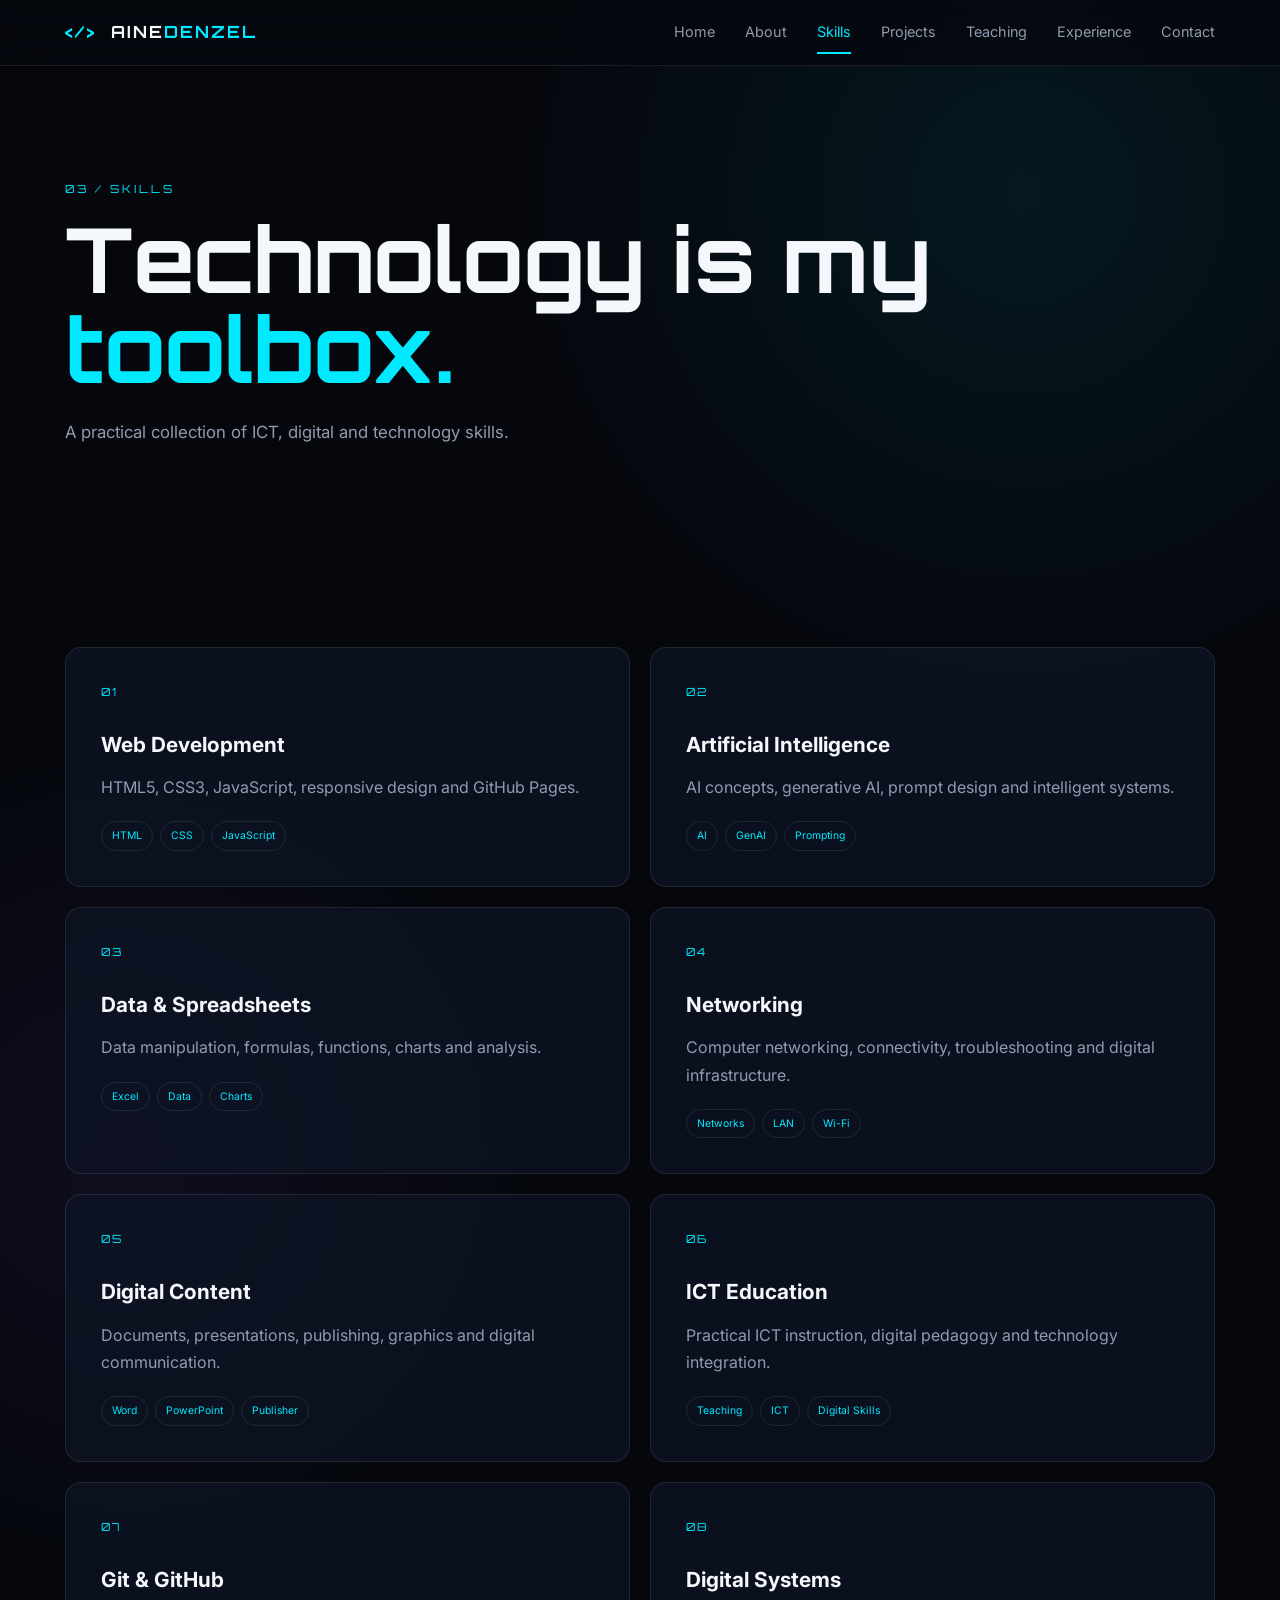
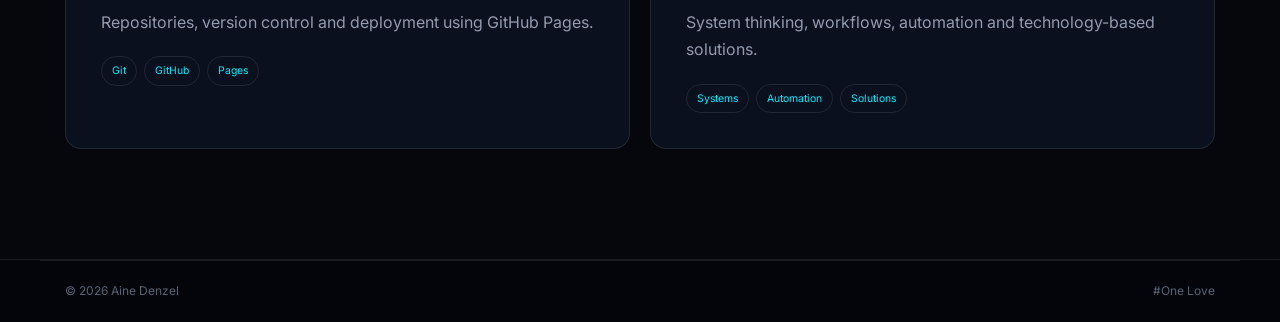
<file: Skills.html>
<!DOCTYPE html>
<html lang="en">

<head>

<meta charset="UTF-8">
<meta name="viewport" content="width=device-width, initial-scale=1.0">

<title>Skills | Aine Denzel</title>

<link rel="stylesheet" href="css/style.css">

<link href="https://fonts.googleapis.com/css2?family=Inter:wght@400;500;600;700;800&family=Orbitron:wght@500;600;700;800&display=swap"
rel="stylesheet">

</head>

<body>

<header class="navbar">

<div class="nav-container">

<a href="index.html" class="logo">
<span class="logo-symbol">&lt;/&gt;</span>
AINE<span>DENZEL</span>
</a>

<button class="menu-toggle" id="menuToggle">☰</button>

<nav id="navMenu">

<a href="index.html">Home</a>
<a href="about.html">About</a>
<a href="skills.html" class="active">Skills</a>
<a href="projects.html">Projects</a>
<a href="teaching.html">Teaching</a>
<a href="experience.html">Experience</a>
<a href="contact.html">Contact</a>

</nav>

</div>

</header>


<main>

<section class="page-hero">

<p class="section-label">03 / SKILLS</p>

<h1>
Technology is my
<span>toolbox.</span>
</h1>

<p>
A practical collection of ICT, digital and technology skills.
</p>

</section>


<section class="section">

<div class="skills-grid">


<article class="skill-card">

<div class="skill-number">01</div>

<h3>Web Development</h3>

<p>
HTML5, CSS3, JavaScript, responsive design and GitHub Pages.
</p>

<div class="skill-tags">
<span>HTML</span>
<span>CSS</span>
<span>JavaScript</span>
</div>

</article>


<article class="skill-card">

<div class="skill-number">02</div>

<h3>Artificial Intelligence</h3>

<p>
AI concepts, generative AI, prompt design and intelligent systems.
</p>

<div class="skill-tags">
<span>AI</span>
<span>GenAI</span>
<span>Prompting</span>
</div>

</article>


<article class="skill-card">

<div class="skill-number">03</div>

<h3>Data & Spreadsheets</h3>

<p>
Data manipulation, formulas, functions, charts and analysis.
</p>

<div class="skill-tags">
<span>Excel</span>
<span>Data</span>
<span>Charts</span>
</div>

</article>


<article class="skill-card">

<div class="skill-number">04</div>

<h3>Networking</h3>

<p>
Computer networking, connectivity, troubleshooting and digital
infrastructure.
</p>

<div class="skill-tags">
<span>Networks</span>
<span>LAN</span>
<span>Wi-Fi</span>
</div>

</article>


<article class="skill-card">

<div class="skill-number">05</div>

<h3>Digital Content</h3>

<p>
Documents, presentations, publishing, graphics and digital
communication.
</p>

<div class="skill-tags">
<span>Word</span>
<span>PowerPoint</span>
<span>Publisher</span>
</div>

</article>


<article class="skill-card">

<div class="skill-number">06</div>

<h3>ICT Education</h3>

<p>
Practical ICT instruction, digital pedagogy and technology
integration.
</p>

<div class="skill-tags">
<span>Teaching</span>
<span>ICT</span>
<span>Digital Skills</span>
</div>

</article>


<article class="skill-card">

<div class="skill-number">07</div>

<h3>Git & GitHub</h3>

<p>
Repositories, version control and deployment using GitHub Pages.
</p>

<div class="skill-tags">
<span>Git</span>
<span>GitHub</span>
<span>Pages</span>
</div>

</article>


<article class="skill-card">

<div class="skill-number">08</div>

<h3>Digital Systems</h3>

<p>
System thinking, workflows, automation and technology-based
solutions.
</p>

<div class="skill-tags">
<span>Systems</span>
<span>Automation</span>
<span>Solutions</span>
</div>

</article>


</div>

</section>

</main>


<footer>

<div class="footer-bottom">

<span>© 2026 Aine Denzel</span>

<span>#One Love</span>

</div>

</footer>


<script src="js/script.js"></script>

</body>
</html>
</file>
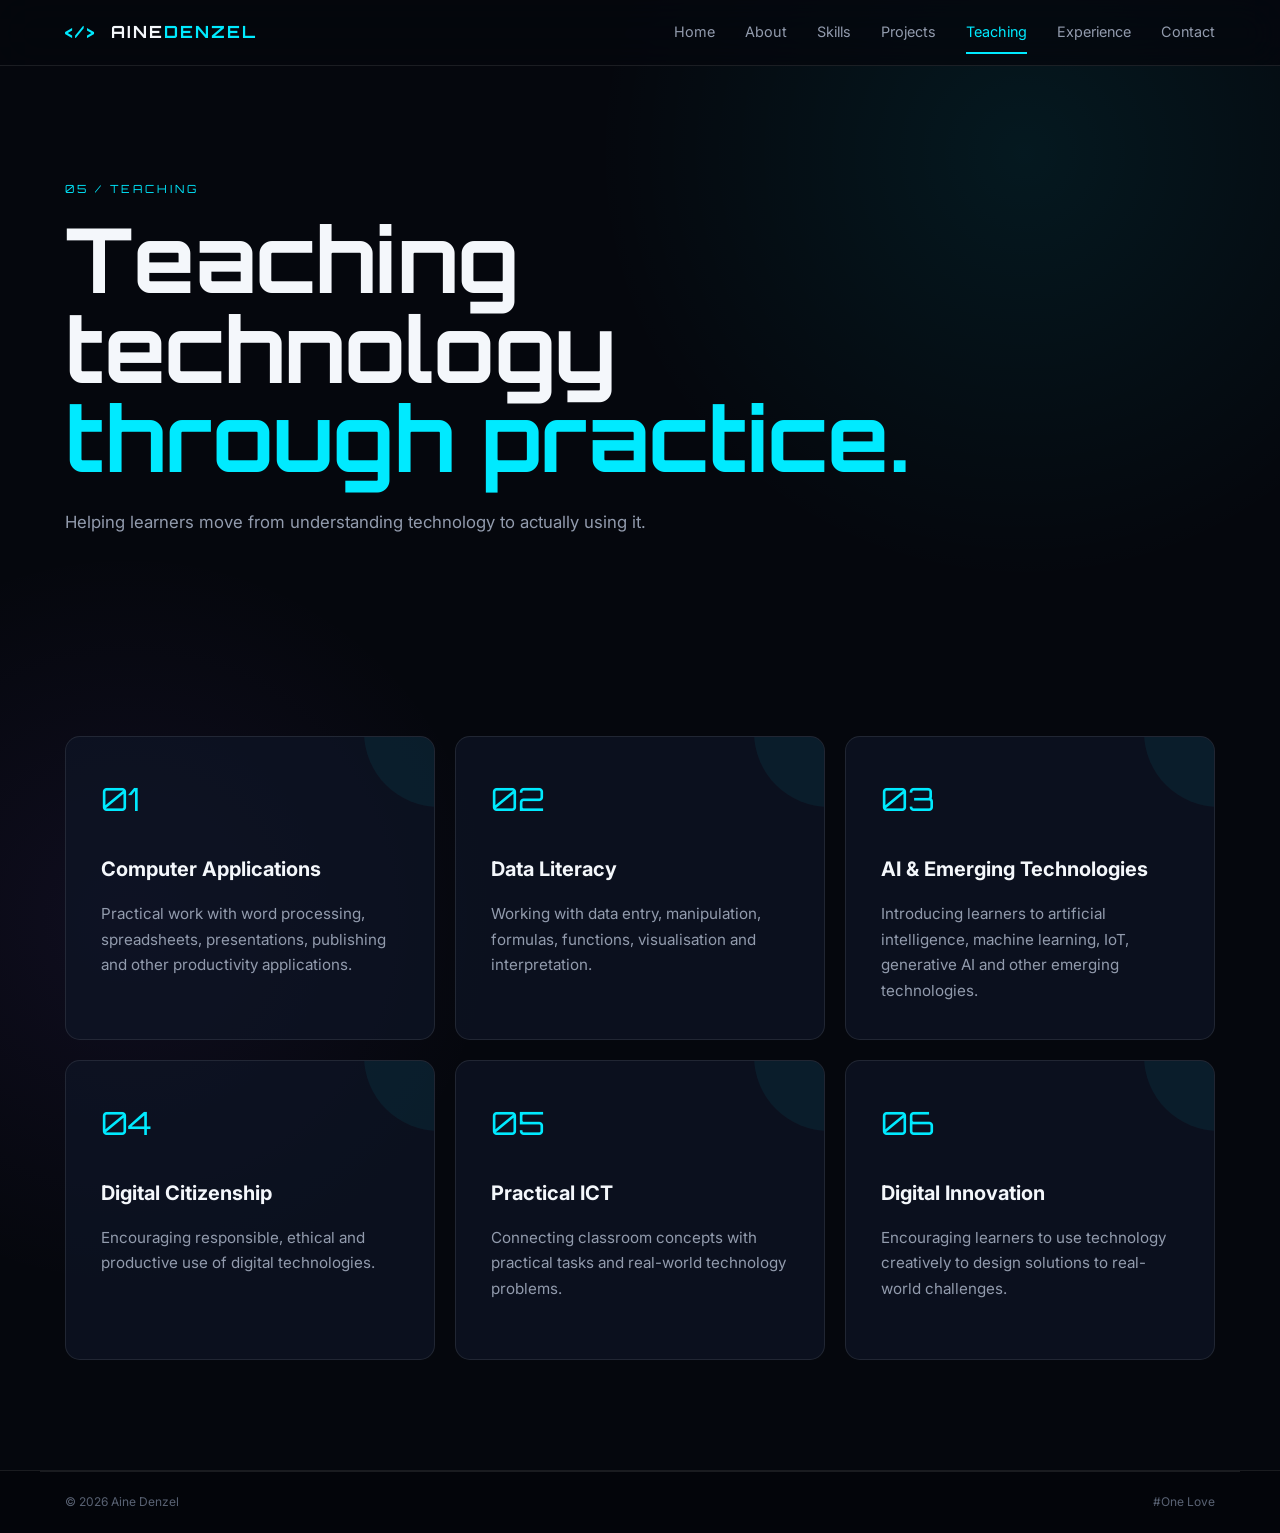
<file: Teaching.html>
<!DOCTYPE html>
<html lang="en">

<head>

<meta charset="UTF-8">
<meta name="viewport" content="width=device-width, initial-scale=1.0">

<title>Teaching | Aine Denzel</title>

<link rel="stylesheet" href="css/style.css">

<link href="https://fonts.googleapis.com/css2?family=Inter:wght@400;500;600;700;800&family=Orbitron:wght@500;600;700;800&display=swap"
rel="stylesheet">

</head>

<body>

<header class="navbar">

<div class="nav-container">

<a href="index.html" class="logo">
<span class="logo-symbol">&lt;/&gt;</span>
AINE<span>DENZEL</span>
</a>

<button class="menu-toggle" id="menuToggle">☰</button>

<nav id="navMenu">

<a href="index.html">Home</a>
<a href="about.html">About</a>
<a href="skills.html">Skills</a>
<a href="projects.html">Projects</a>
<a href="teaching.html" class="active">Teaching</a>
<a href="experience.html">Experience</a>
<a href="contact.html">Contact</a>

</nav>

</div>

</header>


<main>

<section class="page-hero">

<p class="section-label">05 / TEACHING</p>

<h1>
Teaching technology
<span>through practice.</span>
</h1>

<p>
Helping learners move from understanding technology to actually
using it.
</p>

</section>


<section class="section">

<div class="feature-grid">


<article class="feature-card">

<div class="feature-icon">01</div>

<h3>Computer Applications</h3>

<p>
Practical work with word processing, spreadsheets, presentations,
publishing and other productivity applications.
</p>

</article>


<article class="feature-card">

<div class="feature-icon">02</div>

<h3>Data Literacy</h3>

<p>
Working with data entry, manipulation, formulas, functions,
visualisation and interpretation.
</p>

</article>


<article class="feature-card">

<div class="feature-icon">03</div>

<h3>AI & Emerging Technologies</h3>

<p>
Introducing learners to artificial intelligence, machine learning,
IoT, generative AI and other emerging technologies.
</p>

</article>


<article class="feature-card">

<div class="feature-icon">04</div>

<h3>Digital Citizenship</h3>

<p>
Encouraging responsible, ethical and productive use of digital
technologies.
</p>

</article>


<article class="feature-card">

<div class="feature-icon">05</div>

<h3>Practical ICT</h3>

<p>
Connecting classroom concepts with practical tasks and real-world
technology problems.
</p>

</article>


<article class="feature-card">

<div class="feature-icon">06</div>

<h3>Digital Innovation</h3>

<p>
Encouraging learners to use technology creatively to design
solutions to real-world challenges.
</p>

</article>

</div>

</section>

</main>


<footer>

<div class="footer-bottom">

<span>© 2026 Aine Denzel</span>

<span>#One Love</span>

</div>

</footer>


<script src="js/script.js"></script>

</body>
</html>
</file>
<file: css/style.css>
/* =====================================================
   AINE DENZEL — PROFESSIONAL PORTFOLIO
   HYBRID FUTURISTIC DESIGN
===================================================== */

:root {

    --bg: #05070d;
    --bg-secondary: #090d17;
    --card: rgba(15, 22, 38, 0.72);

    --text: #f4f7fb;
    --muted: #929bad;

    --cyan: #00eaff;
    --purple: #8b5cf6;

    --border: rgba(255,255,255,0.09);

    --max-width: 1200px;

}


* {
    margin: 0;
    padding: 0;
    box-sizing: border-box;
}


html {
    scroll-behavior: smooth;
}


body {

    font-family: "Inter", sans-serif;

    background:
        radial-gradient(
            circle at 80% 10%,
            rgba(0,234,255,0.08),
            transparent 25%
        ),
        radial-gradient(
            circle at 10% 60%,
            rgba(139,92,246,0.08),
            transparent 25%
        ),
        var(--bg);

    color: var(--text);

    line-height: 1.7;

    overflow-x: hidden;
}


a {
    color: inherit;
    text-decoration: none;
}


img {
    max-width: 100%;
}


/* =====================================================
   NAVBAR
===================================================== */

.navbar {

    position: fixed;

    top: 0;
    left: 0;

    width: 100%;

    z-index: 1000;

    background: rgba(5,7,13,0.78);

    backdrop-filter: blur(20px);

    border-bottom: 1px solid var(--border);

}


.nav-container {

    max-width: var(--max-width);

    margin: auto;

    padding: 18px 25px;

    display: flex;

    align-items: center;

    justify-content: space-between;

}


.logo {

    font-family: "Orbitron", sans-serif;

    font-weight: 700;

    font-size: 1.05rem;

    letter-spacing: 2px;

}


.logo-symbol {

    color: var(--cyan);

    margin-right: 8px;

}


.logo span:last-child {

    color: var(--cyan);

}


nav {

    display: flex;

    gap: 30px;

}


nav a {

    color: var(--muted);

    font-size: 0.9rem;

    transition: 0.3s;

    position: relative;

}


nav a:hover,
nav a.active {

    color: var(--cyan);

}


nav a.active::after {

    content: "";

    position: absolute;

    left: 0;

    bottom: -9px;

    width: 100%;

    height: 2px;

    background: var(--cyan);

}


.menu-toggle {

    display: none;

    background: none;

    border: none;

    color: white;

    font-size: 1.6rem;

    cursor: pointer;

}


/* =====================================================
   HERO
===================================================== */

.hero {

    min-height: 100vh;

    max-width: var(--max-width);

    margin: auto;

    padding: 150px 25px 80px;

    display: grid;

    grid-template-columns: 1.1fr 0.9fr;

    align-items: center;

    gap: 50px;

    position: relative;

}


.hero-grid {

    position: absolute;

    inset: 0;

    opacity: 0.18;

    pointer-events: none;

    background-image:

        linear-gradient(
            rgba(0,234,255,0.08) 1px,
            transparent 1px
        ),

        linear-gradient(
            90deg,
            rgba(0,234,255,0.08) 1px,
            transparent 1px
        );

    background-size: 60px 60px;

    mask-image: linear-gradient(
        to bottom,
        black,
        transparent
    );

}


.hero-content {

    position: relative;

    z-index: 2;

}


.eyebrow {

    color: var(--cyan);

    font-size: 0.78rem;

    letter-spacing: 3px;

    font-weight: 700;

    margin-bottom: 25px;

}


.status-dot {

    display: inline-block;

    width: 8px;

    height: 8px;

    border-radius: 50%;

    background: var(--cyan);

    box-shadow: 0 0 15px var(--cyan);

    margin-right: 8px;

}


.hero h1 {

    font-family: "Orbitron", sans-serif;

    font-size: clamp(4rem, 9vw, 8rem);

    line-height: 0.9;

    letter-spacing: -5px;

}


.hero h1 span {

    display: block;

    color: transparent;

    -webkit-text-stroke: 1px var(--cyan);

}


.hero h2 {

    margin-top: 30px;

    font-size: 1.1rem;

    font-weight: 500;

    color: #d7dce6;

}


.hero h2 span {

    color: var(--cyan);

    margin: 0 8px;

}


.hero-description {

    max-width: 650px;

    margin-top: 25px;

    color: var(--muted);

    font-size: 1.05rem;

}


.hero-buttons {

    display: flex;

    gap: 15px;

    margin-top: 35px;

    flex-wrap: wrap;

}


.btn {

    display: inline-flex;

    align-items: center;

    gap: 10px;

    padding: 14px 23px;

    border-radius: 8px;

    font-weight: 700;

    transition: 0.3s;

}


.btn-primary {

    color: #001014;

    background: var(--cyan);

    box-shadow: 0 0 30px rgba(0,234,255,0.2);

}


.btn-primary:hover {

    transform: translateY(-3px);

    box-shadow: 0 0 45px rgba(0,234,255,0.45);

}


.btn-outline {

    border: 1px solid var(--border);

    background: rgba(255,255,255,0.03);

}


.btn-outline:hover {

    border-color: var(--cyan);

    color: var(--cyan);

}


.hero-signature {

    margin-top: 40px;

    color: var(--purple);

    font-family: "Orbitron", sans-serif;

    letter-spacing: 3px;

}


/* =====================================================
   HERO VISUAL
===================================================== */

.hero-visual {

    height: 550px;

    position: relative;

    display: flex;

    align-items: center;

    justify-content: center;

}


.profile-frame {

    width: 310px;

    height: 390px;

    position: relative;

    z-index: 3;

    padding: 3px;

    border-radius: 25px;

    background:
        linear-gradient(
            145deg,
            var(--cyan),
            transparent 45%,
            var(--purple)
        );

    box-shadow:
        0 0 60px rgba(0,234,255,0.12);

}


.profile-placeholder {

    width: 100%;
    height: 100%;

    border-radius: 22px;

    background:
        linear-gradient(
            145deg,
            #0d1725,
            #070b13
        );

    display: flex;

    flex-direction: column;

    align-items: center;

    justify-content: center;

    color: var(--muted);

}


.profile-icon {

    width: 110px;
    height: 110px;

    border-radius: 50%;

    display: grid;

    place-items: center;

    font-size: 3rem;

    background: rgba(0,234,255,0.06);

    border: 1px solid rgba(0,234,255,0.2);

    margin-bottom: 20px;

}


.profile-placeholder p {

    font-family: "Orbitron", sans-serif;

    color: var(--cyan);

    letter-spacing: 3px;

}


.profile-placeholder small {

    margin-top: 5px;

    font-size: 0.65rem;

    letter-spacing: 2px;

}


/* =====================================================
   ORBITS
===================================================== */

.orbit {

    position: absolute;

    border: 1px solid rgba(0,234,255,0.18);

    border-radius: 50%;

    transform: rotate(-25deg);

}


.orbit-one {

    width: 470px;
    height: 180px;

}


.orbit-two {

    width: 500px;
    height: 240px;

    transform: rotate(55deg);

}


.orbit-three {

    width: 430px;
    height: 500px;

    transform: rotate(35deg);

    border-color: rgba(139,92,246,0.15);

}


/* =====================================================
   FLOATING CARDS
===================================================== */

.floating-card {

    position: absolute;

    z-index: 5;

    padding: 10px 15px;

    border: 1px solid var(--border);

    border-radius: 10px;

    background: rgba(10,15,25,0.8);

    backdrop-filter: blur(15px);

    font-family: "Orbitron", sans-serif;

    font-size: 0.7rem;

    letter-spacing: 1px;

}


.floating-card span {

    color: var(--cyan);

    margin-right: 7px;

}


.card-ai {

    top: 65px;
    right: 30px;

}


.card-code {

    bottom: 80px;
    left: 10px;

}


.card-data {

    bottom: 35px;
    right: 45px;

}


/* =====================================================
   SECTIONS
===================================================== */

.section {

    max-width: var(--max-width);

    margin: auto;

    padding: 110px 25px;

}


.section-heading {

    max-width: 720px;

    margin-bottom: 55px;

}


.section-label {

    font-family: "Orbitron", sans-serif;

    color: var(--cyan);

    font-size: 0.7rem;

    letter-spacing: 3px;

    margin-bottom: 15px;

}


.section-heading h2,
.cta h2 {

    font-size: clamp(2.3rem,5vw,4rem);

    line-height: 1.1;

}


.section-heading h2 span,
.cta h2 span {

    color: var(--cyan);

}


.section-heading > p:last-child {

    margin-top: 20px;

    color: var(--muted);

}


/* =====================================================
   FEATURE CARDS
===================================================== */

.feature-grid {

    display: grid;

    grid-template-columns:
        repeat(3, 1fr);

    gap: 20px;

}


.feature-card {

    padding: 35px;

    min-height: 300px;

    border: 1px solid var(--border);

    background: var(--card);

    border-radius: 15px;

    transition: 0.35s;

    position: relative;

    overflow: hidden;

}


.feature-card::before {

    content: "";

    position: absolute;

    width: 150px;
    height: 150px;

    top: -80px;
    right: -80px;

    border-radius: 50%;

    background: var(--cyan);

    opacity: 0.06;

}


.feature-card:hover {

    transform: translateY(-8px);

    border-color: rgba(0,234,255,0.4);

}


.feature-icon {

    font-family: "Orbitron", sans-serif;

    font-size: 2rem;

    color: var(--cyan);

    margin-bottom: 25px;

}


.feature-card h3 {

    font-size: 1.25rem;

    margin-bottom: 15px;

}


.feature-card p {

    color: var(--muted);

    font-size: 0.95rem;

}


.feature-card a {

    display: inline-block;

    margin-top: 25px;

    color: var(--cyan);

    font-size: 0.85rem;

    font-weight: 700;

}


/* =====================================================
   FEATURED PROJECT
===================================================== */

.featured-project {

    max-width: 1200px;

    margin: 50px auto;

    padding: 70px 25px;

    border-top: 1px solid var(--border);

    border-bottom: 1px solid var(--border);

}


.featured-content {

    display: grid;

    grid-template-columns:
        1fr 1fr;

    gap: 70px;

    align-items: center;

}


.featured-content h2 {

    font-size: clamp(2.3rem,5vw,4rem);

    line-height: 1.1;

    margin-bottom: 25px;

}


.featured-content h2 span {

    display: block;

    color: var(--cyan);

}


.featured-content p {

    color: var(--muted);

    margin-bottom: 18px;

}


.tags {

    display: flex;

    flex-wrap: wrap;

    gap: 8px;

    margin: 25px 0;

}


.tags span {

    border: 1px solid rgba(0,234,255,0.2);

    color: var(--cyan);

    border-radius: 50px;

    padding: 6px 12px;

    font-size: 0.65rem;

    letter-spacing: 1px;

}


.text-link {

    color: var(--cyan);

    font-weight: 700;

}


/* =====================================================
   TERMINAL
===================================================== */

.terminal {

    border: 1px solid var(--border);

    border-radius: 15px;

    overflow: hidden;

    background: #020409;

    box-shadow: 0 30px 80px rgba(0,0,0,0.4);

}


.terminal-top {

    padding: 12px;

    background: #0b1019;

    display: flex;

    gap: 7px;

}


.terminal-top span {

    width: 9px;
    height: 9px;

    border-radius: 50%;

    background: #555;

}


.terminal-body {

    padding: 30px;

    font-family: monospace;

    font-size: 0.85rem;

    line-height: 2.2;

}


.green {

    color: #42ff9b;

}


.blue {

    color: var(--cyan);

}


.cursor {

    color: var(--cyan);

    animation: blink 1s infinite;

}


@keyframes blink {

    50% {
        opacity: 0;
    }

}


/* =====================================================
   TECH STRIP
===================================================== */

.tech-strip {

    border-top: 1px solid var(--border);

    border-bottom: 1px solid var(--border);

    display: flex;

    justify-content: center;

    flex-wrap: wrap;

    gap: 55px;

    padding: 28px;

    color: #657084;

    font-family: "Orbitron", sans-serif;

    font-size: 0.7rem;

    letter-spacing: 2px;

}


/* =====================================================
   CTA
===================================================== */

.cta-box {

    text-align: center;

    padding: 80px 30px;

    border: 1px solid var(--border);

    border-radius: 20px;

    background:
        radial-gradient(
            circle at center,
            rgba(0,234,255,0.07),
            transparent 60%
        );

}


.cta-box p:not(.section-label) {

    color: var(--muted);

    margin: 20px auto 30px;

}


/* =====================================================
   FOOTER
===================================================== */

footer {

    border-top: 1px solid var(--border);

    background: #03050a;

}


.footer-content {

    max-width: var(--max-width);

    margin: auto;

    padding: 50px 25px;

    display: flex;

    justify-content: space-between;

    gap: 30px;

}


.footer-content p {

    color: var(--muted);

    margin-top: 15px;

    font-size: 0.85rem;

}


.footer-links {

    display: flex;

    gap: 25px;

    color: var(--muted);

    font-size: 0.85rem;

}


.footer-links a:hover {

    color: var(--cyan);

}


.footer-bottom {

    max-width: var(--max-width);

    margin: auto;

    padding: 20px 25px;

    border-top: 1px solid var(--border);

    display: flex;

    justify-content: space-between;

    color: #596273;

    font-size: 0.75rem;

}


/* =====================================================
   RESPONSIVE
===================================================== */

@media (max-width: 900px) {

    nav {

        gap: 15px;

    }


    .hero {

        grid-template-columns: 1fr;

        text-align: center;

    }


    .hero-description {

        margin-left: auto;
        margin-right: auto;

    }


    .hero-buttons {

        justify-content: center;

    }


    .hero-signature {

        text-align: center;

    }


    .hero-visual {

        height: 500px;

    }


    .feature-grid {

        grid-template-columns: 1fr;

    }


    .featured-content {

        grid-template-columns: 1fr;

    }

}


@media (max-width: 700px) {

    .menu-toggle {

        display: block;

    }


    nav {

        position: absolute;

        top: 70px;

        left: 0;

        width: 100%;

        display: none;

        flex-direction: column;

        padding: 25px;

        background: rgba(5,7,13,0.97);

        border-bottom: 1px solid var(--border);

    }


    nav.open {

        display: flex;

    }


    nav a.active::after {

        display: none;

    }


    .hero {

        padding-top: 120px;

    }


    .hero h1 {

        font-size: clamp(3.2rem,16vw,5rem);

        letter-spacing: -3px;

    }


    .hero h2 span {

        display: none;

    }


    .hero-visual {

        transform: scale(0.8);

        margin-top: -30px;

    }


    .profile-frame {

        width: 270px;
        height: 350px;

    }


    .orbit-one,
    .orbit-two,
    .orbit-three {

        transform: scale(0.8);

    }


    .footer-content {

        flex-direction: column;

    }


    .footer-bottom {

        flex-direction: column;

        gap: 10px;

    }

}
.profile-image {
    width: 100%;
    height: 100%;
    object-fit: cover;
    object-position: center top;
    border-radius: 22px;
    display: block;
}
/* =====================================================
   INNER PAGE DESIGN
===================================================== */

.page-hero {

    min-height: 55vh;

    max-width: var(--max-width);

    margin: auto;

    padding: 180px 25px 90px;

    display: flex;

    flex-direction: column;

    justify-content: center;

}


.page-hero h1 {

    max-width: 900px;

    font-size: clamp(3rem, 7vw, 6rem);

    line-height: 1;

    font-family: "Orbitron", sans-serif;

    margin-bottom: 25px;

}


.page-hero h1 span {

    display: block;

    color: var(--cyan);

}


.page-hero > p:last-child {

    max-width: 650px;

    color: var(--muted);

    font-size: 1.05rem;

}


/* ABOUT */

.about-grid {

    display: grid;

    grid-template-columns: 0.8fr 1.2fr;

    gap: 70px;

    align-items: center;

}


.about-image {

    height: 520px;

    border-radius: 20px;

    padding: 3px;

    background:
        linear-gradient(
            145deg,
            var(--cyan),
            transparent 50%,
            var(--purple)
        );

}


.about-image img {

    width: 100%;

    height: 100%;

    object-fit: cover;

    object-position: center top;

    border-radius: 18px;

}


.about-content h2 {

    font-size: clamp(2rem,4vw,3.5rem);

    line-height: 1.1;

    margin-bottom: 25px;

}


.about-content h2 span {

    color: var(--cyan);

}


.about-content p {

    color: var(--muted);

    margin-bottom: 20px;

}


.signature {

    color: var(--purple);

    font-family: "Orbitron", sans-serif;

    letter-spacing: 3px;

    margin-top: 30px;

}


/* SKILLS */

.skills-grid {

    display: grid;

    grid-template-columns:
        repeat(2, 1fr);

    gap: 20px;

}


.skill-card {

    padding: 35px;

    border: 1px solid var(--border);

    border-radius: 16px;

    background: var(--card);

    transition: 0.3s;

}


.skill-card:hover {

    transform: translateY(-7px);

    border-color: rgba(0,234,255,0.4);

}


.skill-number {

    font-family: "Orbitron", sans-serif;

    color: var(--cyan);

    font-size: 0.7rem;

    letter-spacing: 2px;

    margin-bottom: 25px;

}


.skill-card h3 {

    font-size: 1.3rem;

    margin-bottom: 12px;

}


.skill-card p {

    color: var(--muted);

}


.skill-tags {

    display: flex;

    flex-wrap: wrap;

    gap: 7px;

    margin-top: 20px;

}


.skill-tags span {

    padding: 5px 10px;

    border-radius: 50px;

    border: 1px solid var(--border);

    color: var(--cyan);

    font-size: 0.65rem;

}


/* PROJECTS */

.project-card-large {

    padding: 50px;

    border: 1px solid rgba(0,234,255,0.2);

    border-radius: 20px;

    background:
        radial-gradient(
            circle at 80% 20%,
            rgba(0,234,255,0.08),
            transparent 35%
        ),
        var(--card);

}


.project-top {

    display: flex;

    justify-content: space-between;

    color: var(--cyan);

    font-family: "Orbitron", sans-serif;

    font-size: 0.7rem;

    letter-spacing: 2px;

    margin-bottom: 40px;

}


.project-card-large h2 {

    font-family: "Orbitron", sans-serif;

    font-size: clamp(2.3rem,5vw,4.5rem);

    line-height: 1.05;

    margin-bottom: 25px;

}


.project-card-large h2 span {

    display: block;

    color: var(--cyan);

}


.project-card-large > p {

    color: var(--muted);

    max-width: 800px;

    font-size: 1.05rem;

}


.project-columns {

    display: grid;

    grid-template-columns: 1fr 1fr;

    gap: 30px;

    margin-top: 40px;

}


.project-columns h3 {

    color: var(--cyan);

    font-family: "Orbitron", sans-serif;

    font-size: 0.75rem;

    letter-spacing: 2px;

    margin-bottom: 10px;

}


.project-columns p {

    color: var(--muted);

}


.project-list {

    display: grid;

    grid-template-columns:
        repeat(3,1fr);

    gap: 20px;

    margin-top: 25px;

}


.mini-project {

    padding: 30px;

    border: 1px solid var(--border);

    border-radius: 15px;

    background: var(--card);

}


.mini-project > span {

    color: var(--cyan);

    font-family: "Orbitron", sans-serif;

    font-size: 0.7rem;

}


.mini-project h3 {

    margin: 20px 0 10px;

}


.mini-project p {

    color: var(--muted);

    font-size: 0.9rem;

}


/* EXPERIENCE */

.timeline {

    max-width: 900px;

    margin: auto;

}


.timeline-item {

    display: grid;

    grid-template-columns: 90px 1fr;

    gap: 30px;

    padding: 45px 0;

    border-bottom: 1px solid var(--border);

}


.timeline-number {

    width: 55px;

    height: 55px;

    border: 1px solid var(--cyan);

    color: var(--cyan);

    border-radius: 50%;

    display: grid;

    place-items: center;

    font-family: "Orbitron", sans-serif;

    font-size: 0.7rem;

}


.timeline-item h2 {

    font-size: 2rem;

    margin-bottom: 15px;

}


.timeline-item > div:last-child > p:last-child {

    color: var(--muted);

}


/* CONTACT */

.contact-grid {

    display: grid;

    grid-template-columns: 1.1fr 0.9fr;

    gap: 70px;

}


.contact-grid h2 {

    font-size: clamp(2.3rem,4vw,4rem);

    line-height: 1.1;

}


.contact-grid h2 span {

    color: var(--cyan);

    display: block;

}


.contact-intro {

    color: var(--muted);

    margin: 25px 0 35px;

}


.contact-list {

    display: flex;

    flex-direction: column;

    gap: 12px;

}


.contact-item {

    display: flex;

    align-items: center;

    gap: 18px;

    padding: 18px;

    border: 1px solid var(--border);

    border-radius: 12px;

    background: rgba(255,255,255,0.02);

    transition: 0.3s;

}


.contact-item:hover {

    border-color: rgba(0,234,255,0.4);

    transform: translateX(5px);

}


.contact-icon {

    width: 45px;

    height: 45px;

    display: grid;

    place-items: center;

    border-radius: 10px;

    color: var(--cyan);

    background: rgba(0,234,255,0.06);

}


.contact-item small {

    display: block;

    color: var(--muted);

    font-size: 0.6rem;

    letter-spacing: 2px;

}


.contact-item strong {

    display: block;

    margin-top: 3px;

}


.social-panel {

    padding: 40px;

    border: 1px solid var(--border);

    border-radius: 18px;

    background: var(--card);

}


.social-panel h3 {

    font-size: 2rem;

    margin-bottom: 30px;

}


.social-panel h3 span {

    color: var(--cyan);

}


.social-links {

    display: flex;

    flex-direction: column;

}


.social-links a {

    padding: 18px 0;

    border-bottom: 1px solid var(--border);

    display: flex;

    justify-content: space-between;

    color: var(--muted);

    font-family: "Orbitron", sans-serif;

    font-size: 0.75rem;

    letter-spacing: 1px;

    transition: 0.3s;

}


.social-links a:hover {

    color: var(--cyan);

    padding-left: 8px;

}


/* INNER PAGE MOBILE */

@media (max-width: 800px) {

    .about-grid,
    .contact-grid {

        grid-template-columns: 1fr;

    }


    .about-image {

        height: 450px;

    }


    .skills-grid,
    .project-list {

        grid-template-columns: 1fr;

    }


    .project-columns {

        grid-template-columns: 1fr;

    }


    .project-card-large {

        padding: 30px 20px;

    }


    .project-top {

        flex-direction: column;

        gap: 10px;

    }


    .timeline-item {

        grid-template-columns: 60px 1fr;

        gap: 15px;

    }

}
</file>
